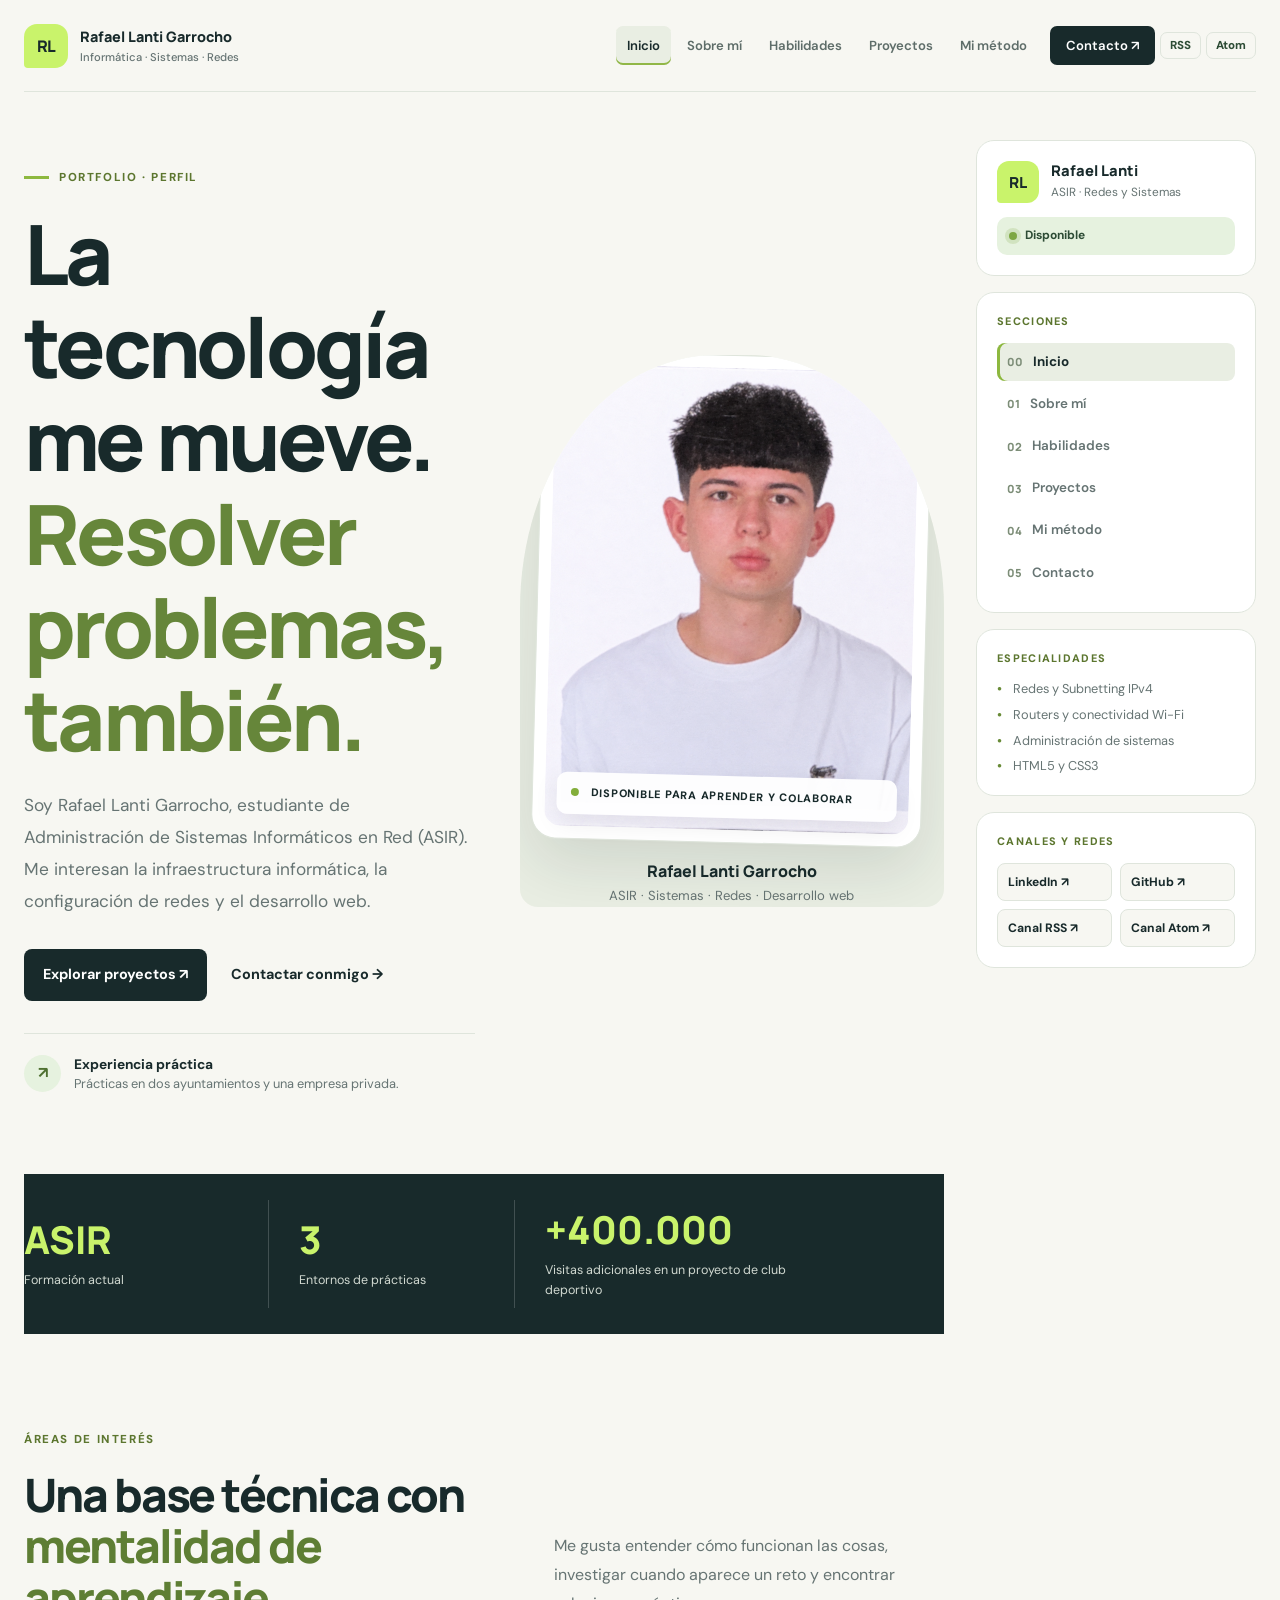
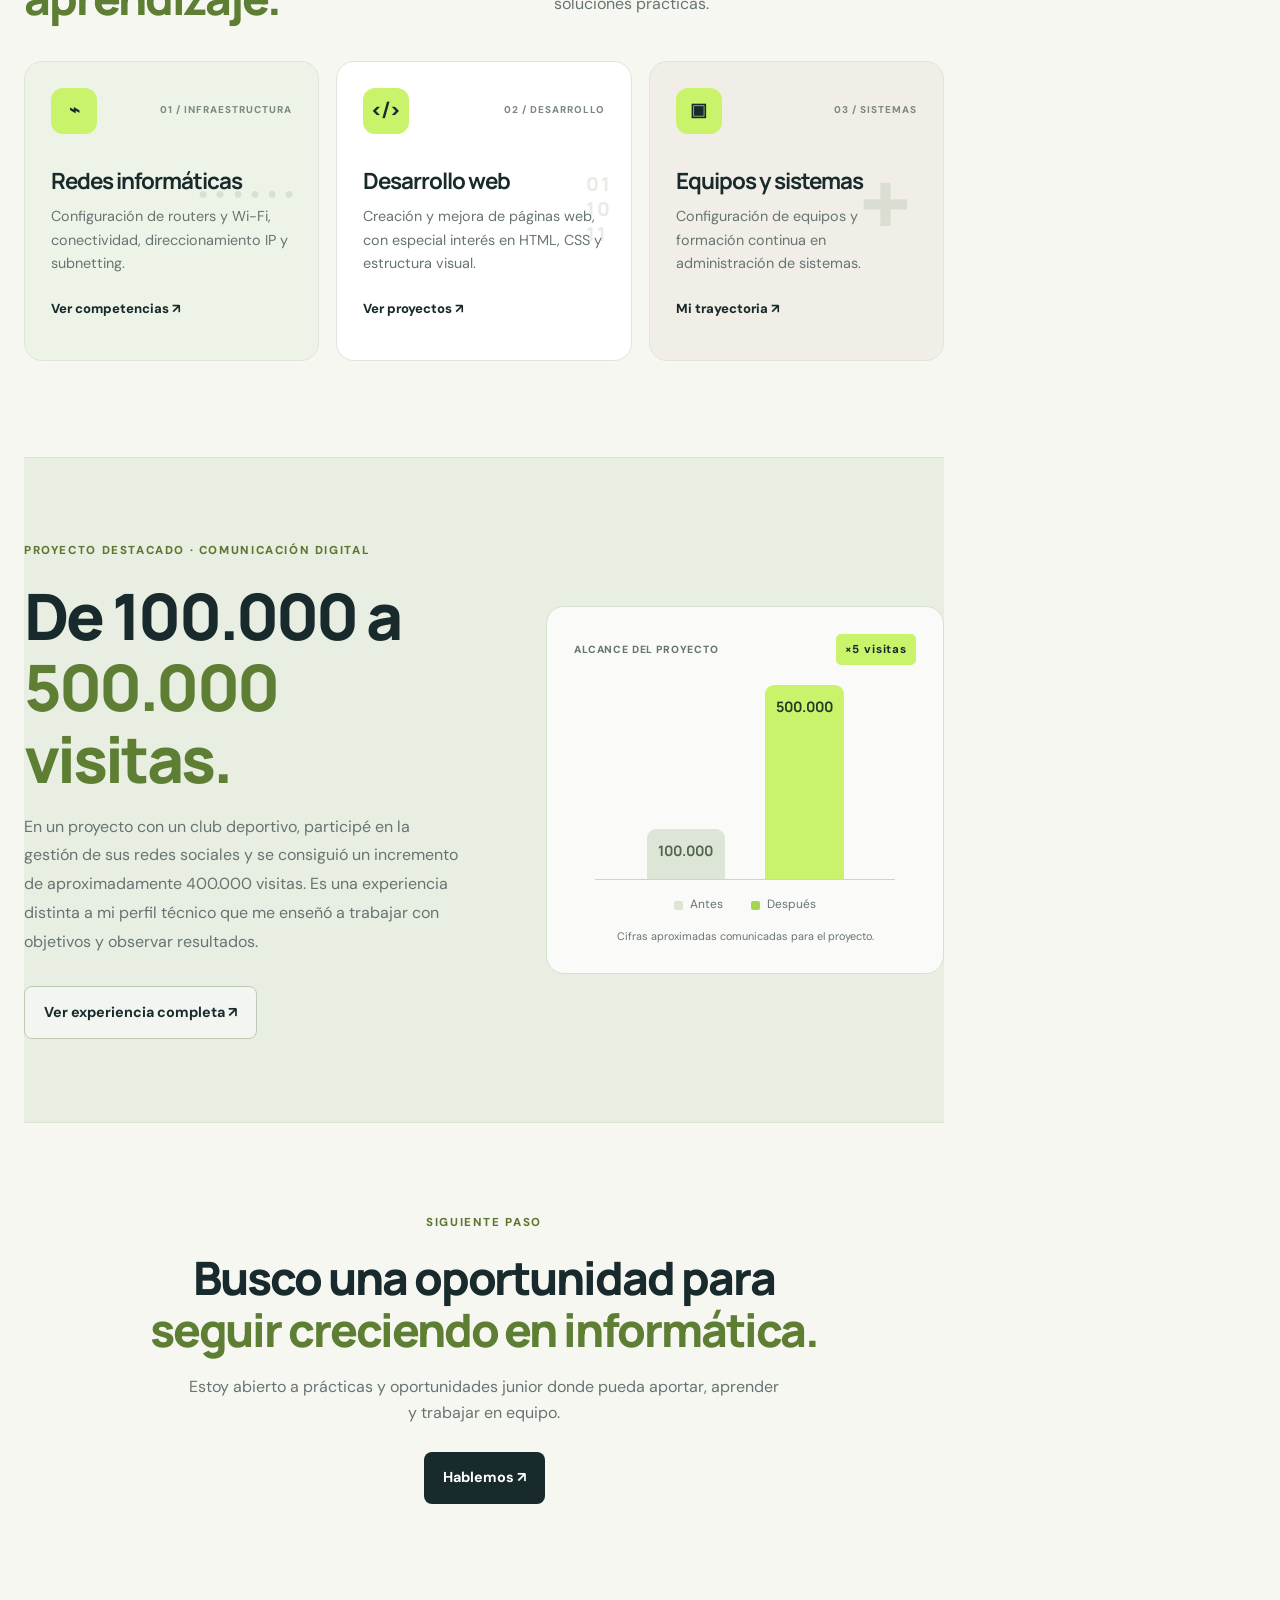
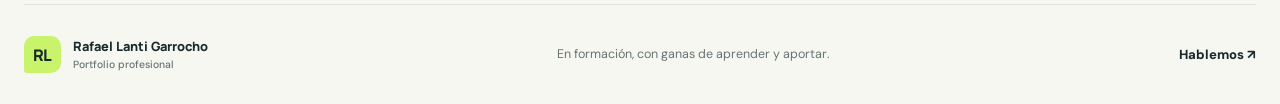
<file: index.html>
<!doctype html>
<html lang="es">
  <head>
    <meta charset="UTF-8" />
    <meta name="viewport" content="width=device-width, initial-scale=1.0" />
    <meta
      name="description"
      content="Portfolio de Rafael Lanti Garrocho, estudiante de ASIR interesado en sistemas, redes informáticas y desarrollo web." />
    <title>Inicio | Rafael Lanti Garrocho</title>
    <link rel="stylesheet" href="css/styles.css" />
    <link rel="stylesheet" href="css/index.css" />
    <link rel="alternate" type="application/rss+xml" title="RSS - Portfolio de Rafael Lanti Garrocho" href="rss.xml" />
    <link rel="alternate" type="application/atom+xml" title="Atom - Portfolio de Rafael Lanti Garrocho" href="atom.xml" />
    
  </head>
  <body>
    <header class="cabecera-sitio">
      <a class="marca" href="index.html"
        ><span class="simbolo-marca">RL</span
        ><span class="nombre-marca">Rafael Lanti Garrocho<small>Informática · Sistemas · Redes</small></span></a
      >
      <nav class="navegacion" aria-label="Navegación principal">
        <a href="index.html" class="activo">Inicio</a><a href="sobre-mi.html" class="">Sobre mí</a
        ><a href="habilidades.html" class="">Habilidades</a><a href="proyectos.html" class="">Proyectos</a
        ><a href="proceso.html" class="">Mi método</a><a class="contacto-navegacion" href="contacto.html">Contacto ↗</a>
        <a class="enlace-canales" href="rss.xml" type="application/rss+xml" aria-label="Abrir RSS">RSS</a>
        <a class="enlace-canales" href="atom.xml" type="application/atom+xml" aria-label="Abrir Atom">Atom</a>
      </nav>
    </header>
    <div class="estructura-pagina">
        <main class="contenido-principal">
      <section class="portada contenedor">
        <div class="texto-portada">
          <p class="antetitulo"><i></i> PORTFOLIO · PERFIL </p>
          <h1>La tecnología me mueve.<br /><span>Resolver problemas, también.</span></h1>
          <p class="introduccion-portada">
            Soy Rafael Lanti Garrocho, estudiante de Administración de Sistemas Informáticos en Red (ASIR). Me interesan
            la infraestructura informática, la configuración de redes y el desarrollo web.
          </p>
          <div class="botones-portada">
            <a class="boton boton-oscuro" href="proyectos.html">Explorar proyectos ↗</a
            ><a class="enlace-texto" href="contacto.html">Contactar conmigo →</a>
          </div>
          <div class="prueba-portada">
            <span class="icono-prueba">↗</span>
            <p><strong>Experiencia práctica</strong><br />Prácticas en dos ayuntamientos y una empresa privada.</p>
          </div>
        </div>
        <div class="visual-portada retrato-portada">
          <div class="marco-retrato">
            
            <!-- Sustituye la ruta por el nombre de tu foto. Guarda la imagen en la carpeta images. -->
            <img class="foto-perfil" src="imagenes/imagen-mia.png" alt="Fotografía de Rafael Lanti Garrocho" />
            <div class="pie-retrato"><span class="punto-retrato"></span> DISPONIBLE PARA APRENDER Y COLABORAR</div>
          </div>
          <div class="nota-retrato">
            <strong>Rafael Lanti Garrocho</strong><span>ASIR · Sistemas · Redes · Desarrollo web</span>
          </div>
        </div>
      </section>
      <section class="franja-estadisticas">
        <div class="contenedor rejilla-estadisticas">
          <div class="dato-estadistico"><strong>ASIR</strong><span>Formación actual</span></div>
          <div class="dato-estadistico"><strong>3</strong><span>Entornos de prácticas</span></div>
          <div class="dato-estadistico">
            <strong>+400.000</strong><span>Visitas adicionales en un proyecto de club deportivo</span>
          </div>
        </div>
      </section>
      <section class="seccion contenedor">
        <div class="introduccion-seccion">
          <div>
            <p class="antetitulo">ÁREAS DE INTERÉS</p>
            <h2>Una base técnica con<br /><span>mentalidad de aprendizaje.</span></h2>
          </div>
          <p>
            Me gusta entender cómo funcionan las cosas, investigar cuando aparece un reto y encontrar soluciones
            prácticas.
          </p>
        </div>
        <div class="rejilla-areas">
          <article class="tarjeta-area area-redes">
            <div class="cabecera-area"><span class="icono-area">⌁</span><small>01 / INFRAESTRUCTURA</small></div>
            <h3>Redes informáticas</h3>
            <p>Configuración de routers y Wi-Fi, conectividad, direccionamiento IP y subnetting.</p>
            <a href="habilidades.html">Ver competencias ↗</a><span class="decoracion-tarjeta">······</span>
          </article>
          <article class="tarjeta-area area-desarrollo-web">
            <div class="cabecera-area"><span class="icono-area">&lt;/&gt;</span><small>02 / DESARROLLO</small></div>
            <h3>Desarrollo web</h3>
            <p>Creación y mejora de páginas web, con especial interés en HTML, CSS y estructura visual.</p>
            <a href="proyectos.html">Ver proyectos ↗</a
            ><span class="decoracion-tarjeta decoracion-web">01<br />10<br />11</span>
          </article>
          <article class="tarjeta-area area-sistemas">
            <div class="cabecera-area"><span class="icono-area">▣</span><small>03 / SISTEMAS</small></div>
            <h3>Equipos y sistemas</h3>
            <p>Configuración de equipos y formación continua en administración de sistemas.</p>
            <a href="sobre-mi.html">Mi trayectoria ↗</a><span class="decoracion-tarjeta decoracion-sistemas">+</span>
          </article>
        </div>
      </section>
      <section class="proyecto-destacado">
        <div class="contenedor distribucion-destacado">
          <div>
            <p class="antetitulo">PROYECTO DESTACADO · COMUNICACIÓN DIGITAL</p>
            <h2>De 100.000 a<br /><span>500.000 visitas.</span></h2>
            <p>
              En un proyecto con un club deportivo, participé en la gestión de sus redes sociales y se consiguió un
              incremento de aproximadamente 400.000 visitas. Es una experiencia distinta a mi perfil técnico que me
              enseñó a trabajar con objetivos y observar resultados.
            </p>
            <a class="boton boton-contorno" href="proyectos.html">Ver experiencia completa ↗</a>
          </div>
          <div class="visual-destacado">
            <div class="cabecera-grafico"><span>ALCANCE DEL PROYECTO</span><b>×5 visitas</b></div>
            <div class="grafico">
              <div class="barra-grafico barra-antes"><strong>100.000</strong></div>
              <div class="barra-grafico barra-despues"><strong>500.000</strong></div>
              <i></i>
            </div>
            <div class="leyenda-grafico">
              <span><i></i> Antes</span><span><i></i> Después</span>
            </div>
            <p class="nota-grafico">Cifras aproximadas comunicadas para el proyecto.</p>
          </div>
        </div>
      </section>
      <section class="seccion contenedor llamada-final">
        <p class="antetitulo">SIGUIENTE PASO</p>
        <h2>Busco una oportunidad para<br /><span>seguir creciendo en informática.</span></h2>
        <p>Estoy abierto a prácticas y oportunidades junior donde pueda aportar, aprender y trabajar en equipo.</p>
        <a class="boton boton-oscuro" href="contacto.html">Hablemos ↗</a>
      </section>
            </main>
        <aside class="barra-lateral" aria-label="Barra lateral de acceso rápido">
            <div class="tarjeta-lateral">
                <div class="perfil-lateral">
                    <span class="avatar-lateral">RL</span>
                    <div class="datos-lateral">
                        <strong>Rafael Lanti</strong>
                        <small>ASIR · Redes y Sistemas</small>
                    </div>
                </div>
                <div class="estado-lateral">
                    <span class="punto-estado"></span>
                    <span>Disponible</span>
                </div>
            </div>

            <div class="tarjeta-lateral">
                <p class="titulo-lateral">SECCIONES</p>
                <nav class="menu-lateral" aria-label="Menú lateral">
                    <a href="index.html" class="activo-lateral"><span>00</span> Inicio</a>
                    <a href="sobre-mi.html"><span>01</span> Sobre mí</a>
                    <a href="habilidades.html"><span>02</span> Habilidades</a>
                    <a href="proyectos.html"><span>03</span> Proyectos</a>
                    <a href="proceso.html"><span>04</span> Mi método</a>
                    <a href="contacto.html"><span>05</span> Contacto</a>
                </nav>
            </div>

            <div class="tarjeta-lateral">
                <p class="titulo-lateral">ESPECIALIDADES</p>
                <ul class="lista-lateral">
                    <li>Redes y Subnetting IPv4</li>
                    <li>Routers y conectividad Wi-Fi</li>
                    <li>Administración de sistemas</li>
                    <li>HTML5 y CSS3</li>
                </ul>
            </div>

            <div class="tarjeta-lateral">
                <p class="titulo-lateral">CANALES Y REDES</p>
                <div class="enlaces-lateral">
                    <a href="https://www.linkedin.com/in/rafael-lanti-garrocho-1a99183ab?utm_source=share_via&utm_content=profile&utm_medium=member_ios" target="_blank" rel="noopener noreferrer">LinkedIn ↗</a>
                    <a href="https://github.com/" target="_blank" rel="noopener noreferrer">GitHub ↗</a>
                    <a href="rss.xml">Canal RSS ↗</a>
                    <a href="atom.xml">Canal Atom ↗</a>
                </div>
            </div>
        </aside>
    </div>
    <footer class="pie-sitio">
      <a class="marca" href="index.html"
        ><span class="simbolo-marca">RL</span
        ><span class="nombre-marca">Rafael Lanti Garrocho<small>Portfolio profesional</small></span></a
      >
      <p>En formación, con ganas de aprender y aportar.</p>
      <a href="contacto.html">Hablemos ↗</a>
    </footer>
  </body>
</html>
</file>
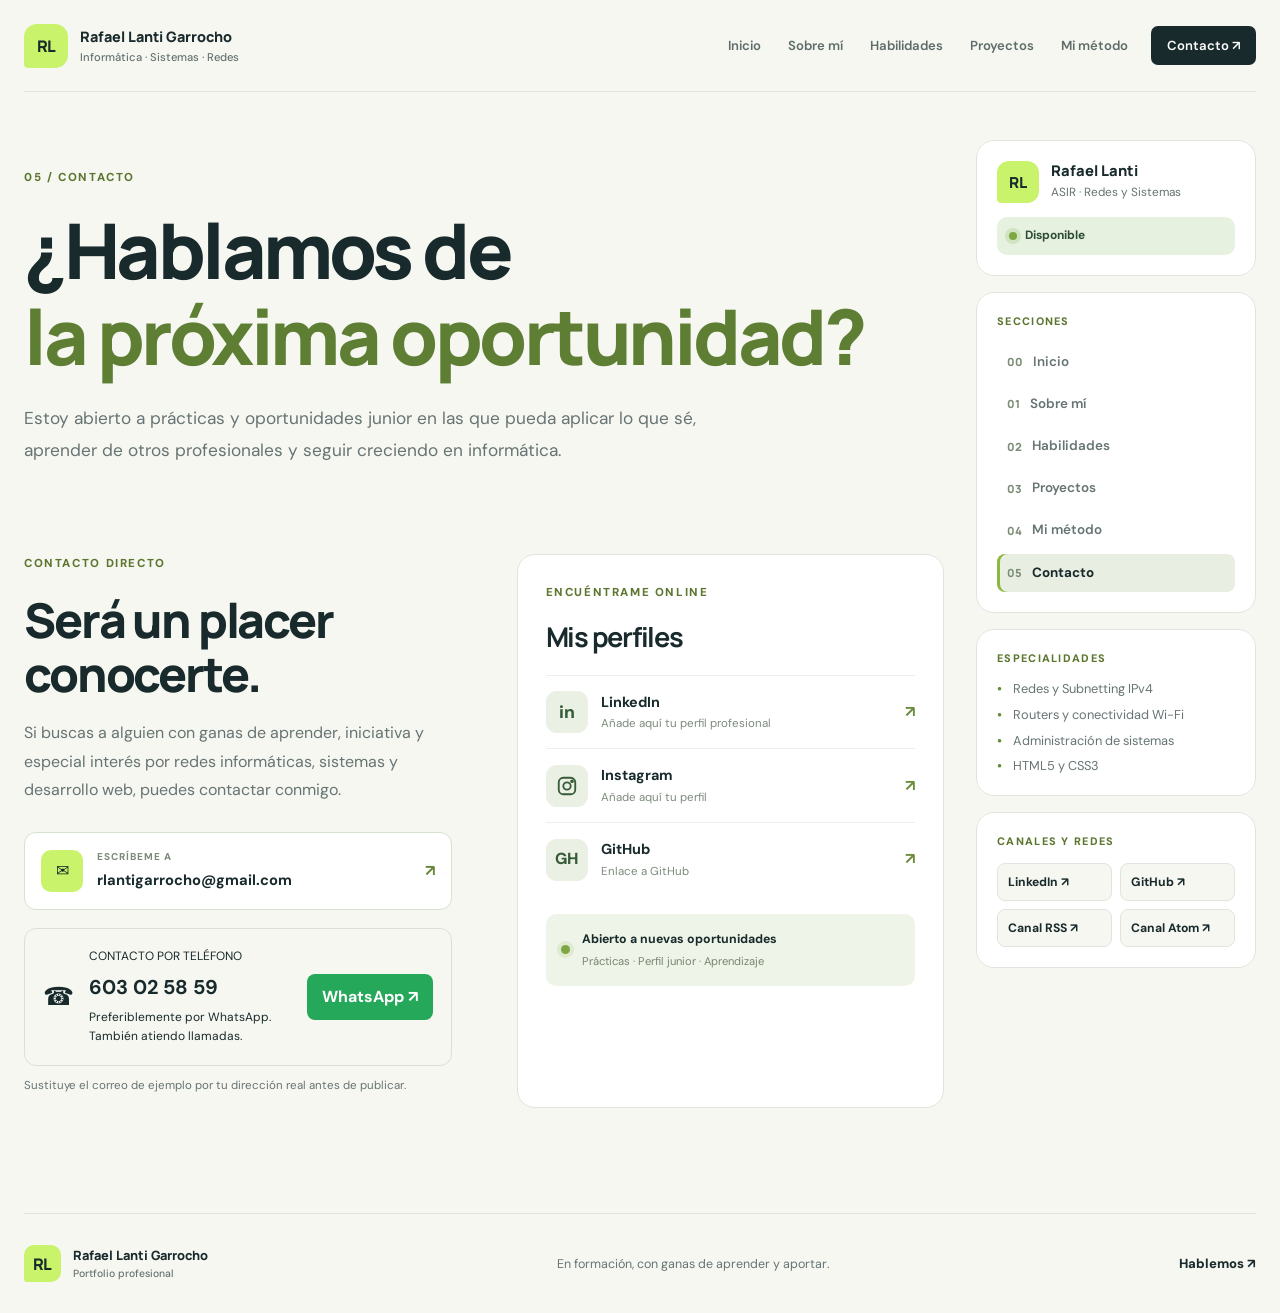
<file: contacto.html>
<!doctype html>
<html lang="es">
    <head>
        <meta charset="UTF-8" />
        <meta name="viewport" content="width=device-width, initial-scale=1.0" />
        <meta
            name="description"
            content="Contacta con Rafael Lanti Garrocho para oportunidades junior, prácticas y colaboraciones." />
        <title>Contacto | Rafael Lanti Garrocho</title>
        <link rel="stylesheet" href="css/styles.css" />
    <link rel="stylesheet" href="css/contacto.css" />
        
    </head>
    <body>
        <header class="cabecera-sitio">
            <a class="marca" href="index.html"
                ><span class="simbolo-marca">RL</span
                ><span class="nombre-marca">Rafael Lanti Garrocho<small>Informática · Sistemas · Redes</small></span></a
            >
            <nav class="navegacion" aria-label="Navegación principal">
                <a href="index.html" class="">Inicio</a><a href="sobre-mi.html" class="">Sobre mí</a
                ><a href="habilidades.html" class="">Habilidades</a><a href="proyectos.html" class="">Proyectos</a
                ><a href="proceso.html" class="">Mi método</a
                ><a class="contacto-navegacion" href="contacto.html">Contacto ↗</a>
            </nav>
        </header>
        <div class="estructura-pagina">
        <main class="contenido-principal">
            <section class="portada-interior contenedor">
                <p class="antetitulo">05 / CONTACTO</p>
                <h1>¿Hablamos de<br /><span>la próxima oportunidad?</span></h1>
                <p class="introduccion-interior">
                    Estoy abierto a prácticas y oportunidades junior en las que pueda aplicar lo que sé, aprender de
                    otros profesionales y seguir creciendo en informática.
                </p>
            </section>
            <section class="seccion contenedor distribucion-contacto">
                <div class="contenido-contacto">
                    <p class="antetitulo">CONTACTO DIRECTO</p>
                    <h2>Será un placer<br />conocerte.</h2>
                    <p>
                        Si buscas a alguien con ganas de aprender, iniciativa y especial interés por redes informáticas,
                        sistemas y desarrollo web, puedes contactar conmigo.
                    </p>
                    <a class="boton-correo" href="mailto:TU_CORREO@ejemplo.com"
                        ><span class="icono-correo">✉</span
                        ><span><small>ESCRÍBEME A</small><strong>rlantigarrocho@gmail.com</strong></span
                        ><b>↗</b></a
                    >
                    <div class="contacto-telefono">
                        <span class="icono-telefono">☎</span>
                        <span class="datos-telefono">
                            <small>CONTACTO POR TELÉFONO</small>
                            <strong>603 02 58 59</strong>
                            <small>Preferiblemente por WhatsApp. También atiendo llamadas.</small>
                        </span>
                        <a class="boton-whatsapp" href="https://wa.me/34603025859" target="_blank" rel="noopener noreferrer">WhatsApp ↗</a>
                    </div>
                    <p class="nota-sustitucion">Sustituye el correo de ejemplo por tu dirección real antes de publicar.</p>
                </div>
                <div class="panel-social">
                    <p class="antetitulo">ENCUÉNTRAME ONLINE</p>
                    <h3>Mis perfiles</h3>
                    <!-- Reemplaza los href de LinkedIn e Instagram con las URL reales. -->
                    <a
                        class="fila-social"
                        href="https://www.linkedin.com/in/rafael-lanti-garrocho-1a99183ab?utm_source=share_via&utm_content=profile&utm_medium=member_ios"
                        target="_blank"
                        rel="noopener noreferrer"
                        ><span class="logo-social logo-linkedin">in</span
                        ><span><strong>LinkedIn</strong><small>Añade aquí tu perfil profesional</small></span
                        ><b>↗</b></a
                    >
                    <a
                        class="fila-social"
                        href="https://www.instagram.com/_rafa_07_?rpxt=ZnczYmphZ2oycDF4&utm_source=qr"
                        target="_blank"
                        rel="noopener noreferrer"
                        ><span class="logo-social logo-instagram"
                            ><svg viewBox="0 0 24 24" aria-hidden="true">
                                <rect x="3" y="3" width="18" height="18" rx="5"></rect>
                                <circle cx="12" cy="12" r="4"></circle>
                                <circle cx="17.5" cy="6.8" r="1"></circle></svg></span
                        ><span><strong>Instagram</strong><small>Añade aquí tu perfil</small></span
                        ><b>↗</b></a
                    >
                    <a class="fila-social" href="https://github.com/" target="_blank" rel="noopener noreferrer"
                        ><span class="logo-social">GH</span
                        ><span><strong>GitHub</strong><small>Enlace a GitHub</small></span
                        ><b>↗</b></a
                    >
                    <div class="caja-disponibilidad">
                        <i></i
                        ><span
                            ><strong>Abierto a nuevas oportunidades</strong
                            ><small>Prácticas · Perfil junior · Aprendizaje</small></span
                        >
                    </div>
                </div>
            </section>
                </main>
        <aside class="barra-lateral" aria-label="Barra lateral de acceso rápido">
            <div class="tarjeta-lateral">
                <div class="perfil-lateral">
                    <span class="avatar-lateral">RL</span>
                    <div class="datos-lateral">
                        <strong>Rafael Lanti</strong>
                        <small>ASIR · Redes y Sistemas</small>
                    </div>
                </div>
                <div class="estado-lateral">
                    <span class="punto-estado"></span>
                    <span>Disponible</span>
                </div>
            </div>

            <div class="tarjeta-lateral">
                <p class="titulo-lateral">SECCIONES</p>
                <nav class="menu-lateral" aria-label="Menú lateral">
                    <a href="index.html"><span>00</span> Inicio</a>
                    <a href="sobre-mi.html"><span>01</span> Sobre mí</a>
                    <a href="habilidades.html"><span>02</span> Habilidades</a>
                    <a href="proyectos.html"><span>03</span> Proyectos</a>
                    <a href="proceso.html"><span>04</span> Mi método</a>
                    <a href="contacto.html" class="activo-lateral"><span>05</span> Contacto</a>
                </nav>
            </div>

            <div class="tarjeta-lateral">
                <p class="titulo-lateral">ESPECIALIDADES</p>
                <ul class="lista-lateral">
                    <li>Redes y Subnetting IPv4</li>
                    <li>Routers y conectividad Wi-Fi</li>
                    <li>Administración de sistemas</li>
                    <li>HTML5 y CSS3</li>
                </ul>
            </div>

            <div class="tarjeta-lateral">
                <p class="titulo-lateral">CANALES Y REDES</p>
                <div class="enlaces-lateral">
                    <a href="https://www.linkedin.com/in/rafael-lanti-garrocho-1a99183ab?utm_source=share_via&utm_content=profile&utm_medium=member_ios" target="_blank" rel="noopener noreferrer">LinkedIn ↗</a>
                    <a href="https://github.com/" target="_blank" rel="noopener noreferrer">GitHub ↗</a>
                    <a href="rss.xml">Canal RSS ↗</a>
                    <a href="atom.xml">Canal Atom ↗</a>
                </div>
            </div>
        </aside>
    </div>
        <footer class="pie-sitio">
            <a class="marca" href="index.html"
                ><span class="simbolo-marca">RL</span
                ><span class="nombre-marca">Rafael Lanti Garrocho<small>Portfolio profesional</small></span></a
            >
            <p>En formación, con ganas de aprender y aportar.</p>
            <a href="contacto.html">Hablemos ↗</a>
        </footer>
    </body>
</html>
</file>
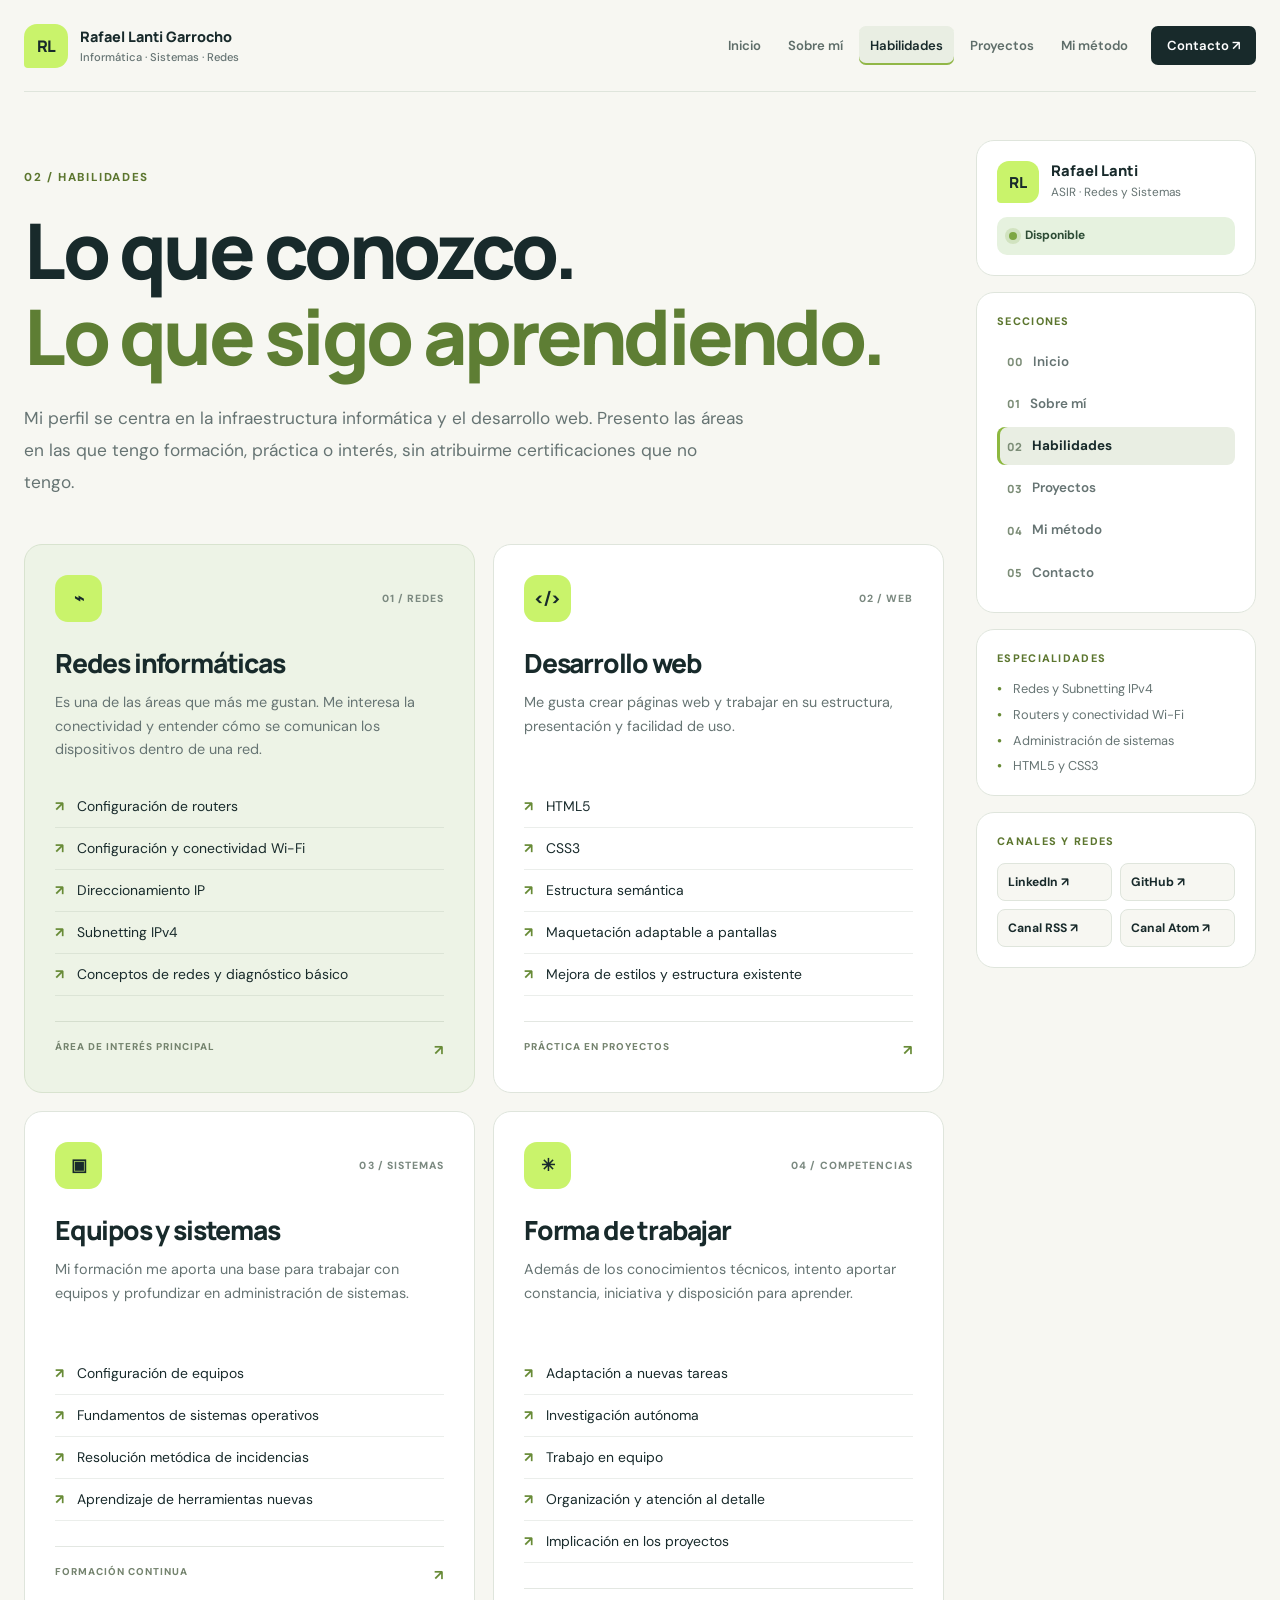
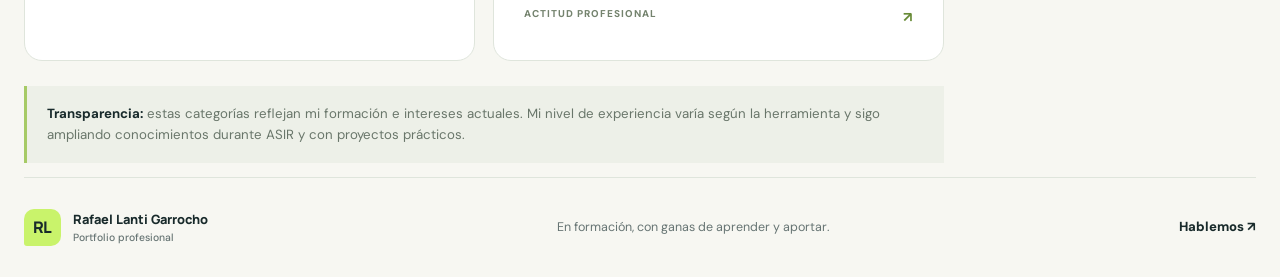
<file: habilidades.html>
<!doctype html>
<html lang="es">
    <head>
        <meta charset="UTF-8" />
        <meta name="viewport" content="width=device-width, initial-scale=1.0" />
        <meta
            name="description"
            content="Competencias en redes informáticas, sistemas y desarrollo web de Rafael Lanti Garrocho." />
        <title>Habilidades | Rafael Lanti Garrocho</title>
        <link rel="stylesheet" href="css/styles.css" />
    <link rel="stylesheet" href="css/habilidades.css" />
        
    </head>
    <body>
        <header class="cabecera-sitio">
            <a class="marca" href="index.html"
                ><span class="simbolo-marca">RL</span
                ><span class="nombre-marca">Rafael Lanti Garrocho<small>Informática · Sistemas · Redes</small></span></a
            >
            <nav class="navegacion" aria-label="Navegación principal">
                <a href="index.html" class="">Inicio</a><a href="sobre-mi.html" class="">Sobre mí</a
                ><a href="habilidades.html" class="activo">Habilidades</a><a href="proyectos.html" class="">Proyectos</a
                ><a href="proceso.html" class="">Mi método</a
                ><a class="contacto-navegacion" href="contacto.html">Contacto ↗</a>
            </nav>
        </header>
        <div class="estructura-pagina">
        <main class="contenido-principal">
            <section class="portada-interior contenedor">
                <p class="antetitulo">02 / HABILIDADES</p>
                <h1>Lo que conozco.<br /><span>Lo que sigo aprendiendo.</span></h1>
                <p class="introduccion-interior">
                    Mi perfil se centra en la infraestructura informática y el desarrollo web. Presento las áreas en las
                    que tengo formación, práctica o interés, sin atribuirme certificaciones que no tengo.
                </p>
            </section>
            <section class="seccion contenedor">
                <div class="rejilla-habilidades">
                    <article class="tarjeta-habilidad habilidad-destacada">
                        <div class="cabecera-habilidad"><span>⌁</span><small>01 / REDES</small></div>
                        <h2>Redes informáticas</h2>
                        <p>
                            Es una de las áreas que más me gustan. Me interesa la conectividad y entender cómo se
                            comunican los dispositivos dentro de una red.
                        </p>
                        <ul>
                            <li>Configuración de routers</li>
                            <li>Configuración y conectividad Wi-Fi</li>
                            <li>Direccionamiento IP</li>
                            <li>Subnetting IPv4</li>
                            <li>Conceptos de redes y diagnóstico básico</li>
                        </ul>
                        <div class="pie-habilidad">ÁREA DE INTERÉS PRINCIPAL <b>↗</b></div>
                    </article>
                    <article class="tarjeta-habilidad">
                        <div class="cabecera-habilidad"><span>&lt;/&gt;</span><small>02 / WEB</small></div>
                        <h2>Desarrollo web</h2>
                        <p>Me gusta crear páginas web y trabajar en su estructura, presentación y facilidad de uso.</p>
                        <ul>
                            <li>HTML5</li>
                            <li>CSS3</li>
                            <li>Estructura semántica</li>
                            <li>Maquetación adaptable a pantallas</li>
                            <li>Mejora de estilos y estructura existente</li>
                        </ul>
                        <div class="pie-habilidad">PRÁCTICA EN PROYECTOS <b>↗</b></div>
                    </article>
                    <article class="tarjeta-habilidad">
                        <div class="cabecera-habilidad"><span>▣</span><small>03 / SISTEMAS</small></div>
                        <h2>Equipos y sistemas</h2>
                        <p>
                            Mi formación me aporta una base para trabajar con equipos y profundizar en administración de
                            sistemas.
                        </p>
                        <ul>
                            <li>Configuración de equipos</li>
                            <li>Fundamentos de sistemas operativos</li>
                            <li>Resolución metódica de incidencias</li>
                            <li>Aprendizaje de herramientas nuevas</li>
                        </ul>
                        <div class="pie-habilidad">FORMACIÓN CONTINUA <b>↗</b></div>
                    </article>
                    <article class="tarjeta-habilidad">
                        <div class="cabecera-habilidad"><span>✳</span><small>04 / COMPETENCIAS</small></div>
                        <h2>Forma de trabajar</h2>
                        <p>
                            Además de los conocimientos técnicos, intento aportar constancia, iniciativa y disposición
                            para aprender.
                        </p>
                        <ul>
                            <li>Adaptación a nuevas tareas</li>
                            <li>Investigación autónoma</li>
                            <li>Trabajo en equipo</li>
                            <li>Organización y atención al detalle</li>
                            <li>Implicación en los proyectos</li>
                        </ul>
                        <div class="pie-habilidad">ACTITUD PROFESIONAL <b>↗</b></div>
                    </article>
                </div>
                <p class="aviso">
                    <strong>Transparencia:</strong> estas categorías reflejan mi formación e intereses actuales. Mi
                    nivel de experiencia varía según la herramienta y sigo ampliando conocimientos durante ASIR y con
                    proyectos prácticos.
                </p>
            </section>
                </main>
        <aside class="barra-lateral" aria-label="Barra lateral de acceso rápido">
            <div class="tarjeta-lateral">
                <div class="perfil-lateral">
                    <span class="avatar-lateral">RL</span>
                    <div class="datos-lateral">
                        <strong>Rafael Lanti</strong>
                        <small>ASIR · Redes y Sistemas</small>
                    </div>
                </div>
                <div class="estado-lateral">
                    <span class="punto-estado"></span>
                    <span>Disponible</span>
                </div>
            </div>

            <div class="tarjeta-lateral">
                <p class="titulo-lateral">SECCIONES</p>
                <nav class="menu-lateral" aria-label="Menú lateral">
                    <a href="index.html"><span>00</span> Inicio</a>
                    <a href="sobre-mi.html"><span>01</span> Sobre mí</a>
                    <a href="habilidades.html" class="activo-lateral"><span>02</span> Habilidades</a>
                    <a href="proyectos.html"><span>03</span> Proyectos</a>
                    <a href="proceso.html"><span>04</span> Mi método</a>
                    <a href="contacto.html"><span>05</span> Contacto</a>
                </nav>
            </div>

            <div class="tarjeta-lateral">
                <p class="titulo-lateral">ESPECIALIDADES</p>
                <ul class="lista-lateral">
                    <li>Redes y Subnetting IPv4</li>
                    <li>Routers y conectividad Wi-Fi</li>
                    <li>Administración de sistemas</li>
                    <li>HTML5 y CSS3</li>
                </ul>
            </div>

            <div class="tarjeta-lateral">
                <p class="titulo-lateral">CANALES Y REDES</p>
                <div class="enlaces-lateral">
                    <a href="https://www.linkedin.com/in/rafael-lanti-garrocho-1a99183ab?utm_source=share_via&utm_content=profile&utm_medium=member_ios" target="_blank" rel="noopener noreferrer">LinkedIn ↗</a>
                    <a href="https://github.com/" target="_blank" rel="noopener noreferrer">GitHub ↗</a>
                    <a href="rss.xml">Canal RSS ↗</a>
                    <a href="atom.xml">Canal Atom ↗</a>
                </div>
            </div>
        </aside>
    </div>
        <footer class="pie-sitio">
            <a class="marca" href="index.html"
                ><span class="simbolo-marca">RL</span
                ><span class="nombre-marca">Rafael Lanti Garrocho<small>Portfolio profesional</small></span></a
            >
            <p>En formación, con ganas de aprender y aportar.</p>
            <a href="contacto.html">Hablemos ↗</a>
        </footer>
    </body>
</html>
</file>
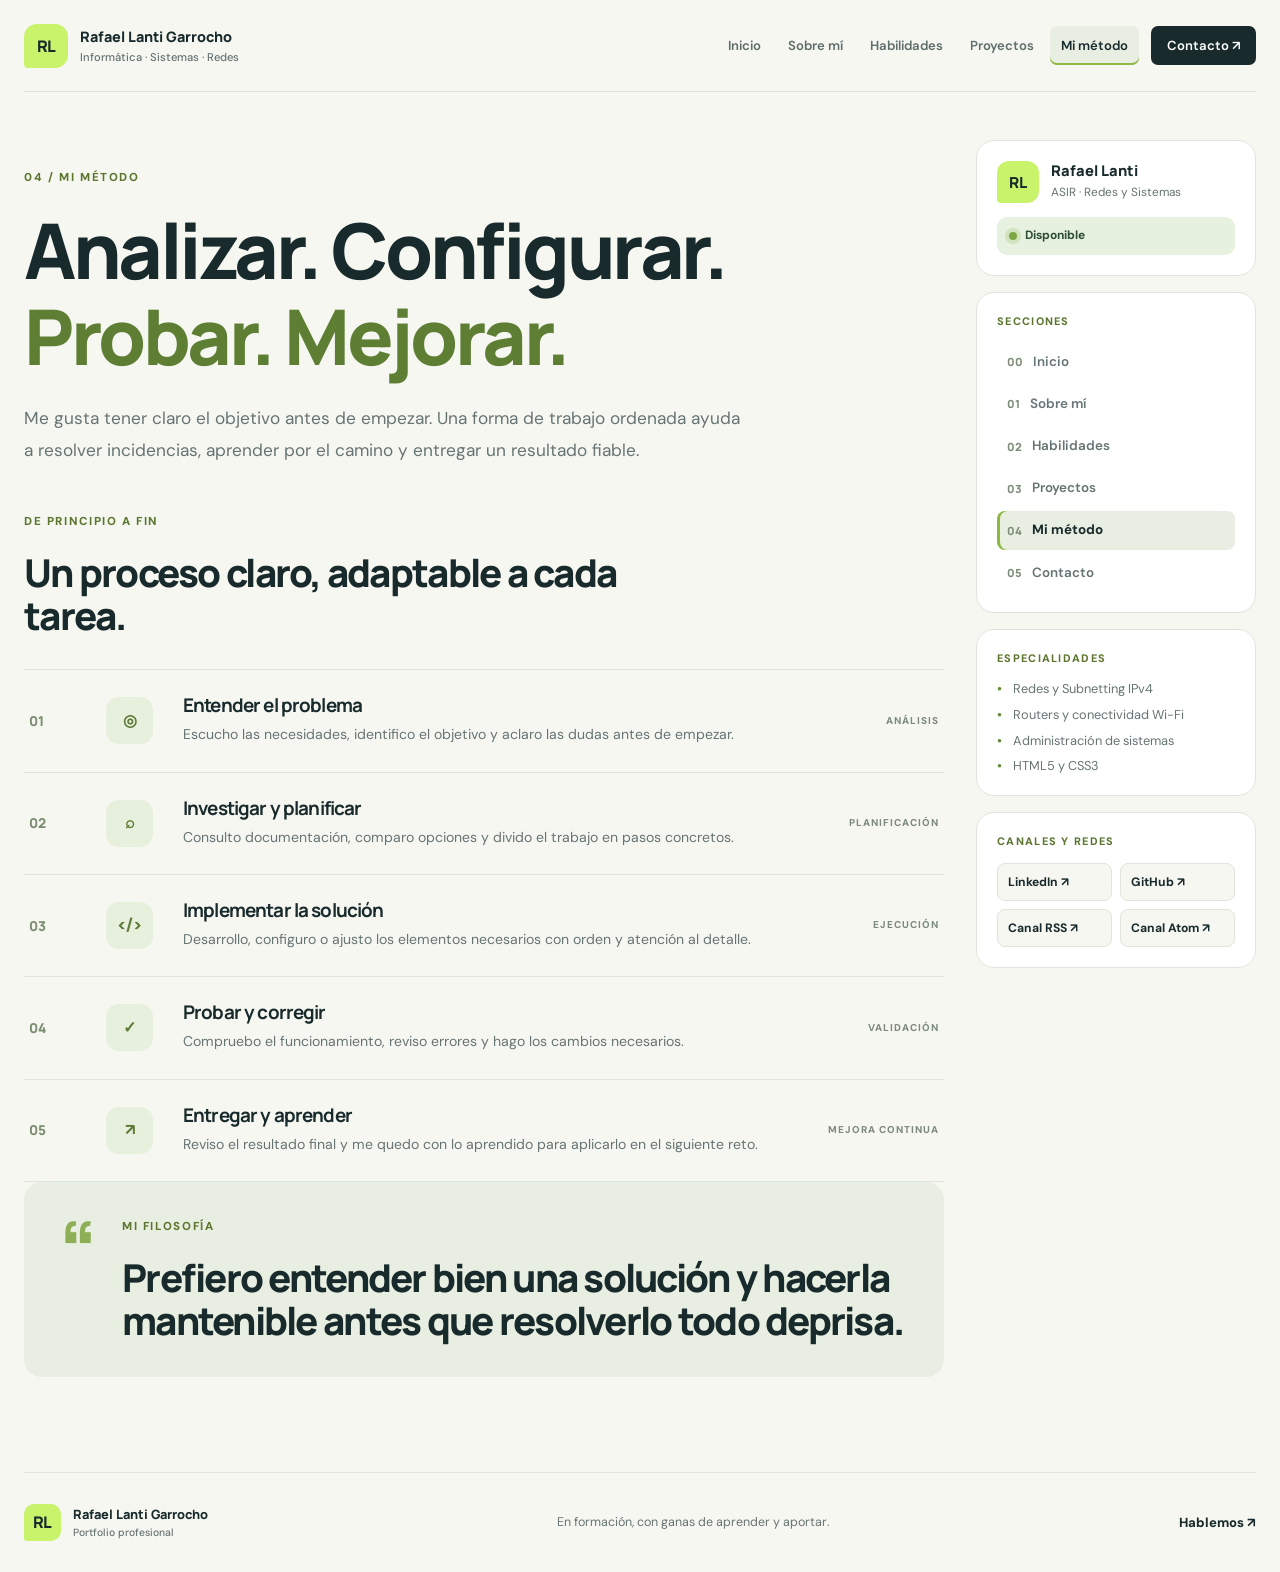
<file: proceso.html>
<!doctype html>
<html lang="es">
    <head>
        <meta charset="UTF-8" />
        <meta name="viewport" content="width=device-width, initial-scale=1.0" />
        <meta
            name="description"
            content="Metodología de trabajo de Rafael Lanti Garrocho para abordar proyectos informáticos." />
        <title>Mi método | Rafael Lanti Garrocho</title>
        <link rel="stylesheet" href="css/styles.css" />
    <link rel="stylesheet" href="css/proceso.css" />
        
    </head>
    <body>
        <header class="cabecera-sitio">
            <a class="marca" href="index.html"
                ><span class="simbolo-marca">RL</span
                ><span class="nombre-marca">Rafael Lanti Garrocho<small>Informática · Sistemas · Redes</small></span></a
            >
            <nav class="navegacion" aria-label="Navegación principal">
                <a href="index.html" class="">Inicio</a><a href="sobre-mi.html" class="">Sobre mí</a
                ><a href="habilidades.html" class="">Habilidades</a><a href="proyectos.html" class="">Proyectos</a
                ><a href="proceso.html" class="activo">Mi método</a
                ><a class="contacto-navegacion" href="contacto.html">Contacto ↗</a>
            </nav>
        </header>
        <div class="estructura-pagina">
        <main class="contenido-principal">
            <section class="portada-interior contenedor">
                <p class="antetitulo">04 / MI MÉTODO</p>
                <h1>Analizar. Configurar.<br /><span>Probar. Mejorar.</span></h1>
                <p class="introduccion-interior">
                    Me gusta tener claro el objetivo antes de empezar. Una forma de trabajo ordenada ayuda a resolver
                    incidencias, aprender por el camino y entregar un resultado fiable.
                </p>
            </section>
            <section class="seccion contenedor">
                <div class="introduccion-metodo">
                    <p class="antetitulo">DE PRINCIPIO A FIN</p>
                    <h2>Un proceso claro, adaptable a cada tarea.</h2>
                </div>
                <div class="pasos-metodo">
                    <article>
                        <span class="numero-paso">01</span><span class="simbolo-metodo">◎</span>
                        <div>
                            <h3>Entender el problema</h3>
                            <p>Escucho las necesidades, identifico el objetivo y aclaro las dudas antes de empezar.</p>
                        </div>
                        <small>ANÁLISIS</small>
                    </article>
                    <article>
                        <span class="numero-paso">02</span><span class="simbolo-metodo">⌕</span>
                        <div>
                            <h3>Investigar y planificar</h3>
                            <p>Consulto documentación, comparo opciones y divido el trabajo en pasos concretos.</p>
                        </div>
                        <small>PLANIFICACIÓN</small>
                    </article>
                    <article>
                        <span class="numero-paso">03</span><span class="simbolo-metodo">&lt;/&gt;</span>
                        <div>
                            <h3>Implementar la solución</h3>
                            <p>
                                Desarrollo, configuro o ajusto los elementos necesarios con orden y atención al detalle.
                            </p>
                        </div>
                        <small>EJECUCIÓN</small>
                    </article>
                    <article>
                        <span class="numero-paso">04</span><span class="simbolo-metodo">✓</span>
                        <div>
                            <h3>Probar y corregir</h3>
                            <p>Compruebo el funcionamiento, reviso errores y hago los cambios necesarios.</p>
                        </div>
                        <small>VALIDACIÓN</small>
                    </article>
                    <article>
                        <span class="numero-paso">05</span><span class="simbolo-metodo">↗</span>
                        <div>
                            <h3>Entregar y aprender</h3>
                            <p>
                                Reviso el resultado final y me quedo con lo aprendido para aplicarlo en el siguiente
                                reto.
                            </p>
                        </div>
                        <small>MEJORA CONTINUA</small>
                    </article>
                </div>
            </section>
            <section class="destacado-metodo contenedor">
                <span>“</span>
                <div>
                    <p class="antetitulo">MI FILOSOFÍA</p>
                    <h2>Prefiero entender bien una solución y hacerla mantenible antes que resolverlo todo deprisa.</h2>
                </div>
            </section>
                </main>
        <aside class="barra-lateral" aria-label="Barra lateral de acceso rápido">
            <div class="tarjeta-lateral">
                <div class="perfil-lateral">
                    <span class="avatar-lateral">RL</span>
                    <div class="datos-lateral">
                        <strong>Rafael Lanti</strong>
                        <small>ASIR · Redes y Sistemas</small>
                    </div>
                </div>
                <div class="estado-lateral">
                    <span class="punto-estado"></span>
                    <span>Disponible</span>
                </div>
            </div>

            <div class="tarjeta-lateral">
                <p class="titulo-lateral">SECCIONES</p>
                <nav class="menu-lateral" aria-label="Menú lateral">
                    <a href="index.html"><span>00</span> Inicio</a>
                    <a href="sobre-mi.html"><span>01</span> Sobre mí</a>
                    <a href="habilidades.html"><span>02</span> Habilidades</a>
                    <a href="proyectos.html"><span>03</span> Proyectos</a>
                    <a href="proceso.html" class="activo-lateral"><span>04</span> Mi método</a>
                    <a href="contacto.html"><span>05</span> Contacto</a>
                </nav>
            </div>

            <div class="tarjeta-lateral">
                <p class="titulo-lateral">ESPECIALIDADES</p>
                <ul class="lista-lateral">
                    <li>Redes y Subnetting IPv4</li>
                    <li>Routers y conectividad Wi-Fi</li>
                    <li>Administración de sistemas</li>
                    <li>HTML5 y CSS3</li>
                </ul>
            </div>

            <div class="tarjeta-lateral">
                <p class="titulo-lateral">CANALES Y REDES</p>
                <div class="enlaces-lateral">
                    <a href="https://www.linkedin.com/in/rafael-lanti-garrocho-1a99183ab?utm_source=share_via&utm_content=profile&utm_medium=member_ios" target="_blank" rel="noopener noreferrer">LinkedIn ↗</a>
                    <a href="https://github.com/" target="_blank" rel="noopener noreferrer">GitHub ↗</a>
                    <a href="rss.xml">Canal RSS ↗</a>
                    <a href="atom.xml">Canal Atom ↗</a>
                </div>
            </div>
        </aside>
    </div>
        <footer class="pie-sitio">
            <a class="marca" href="index.html"
                ><span class="simbolo-marca">RL</span
                ><span class="nombre-marca">Rafael Lanti Garrocho<small>Portfolio profesional</small></span></a
            >
            <p>En formación, con ganas de aprender y aportar.</p>
            <a href="contacto.html">Hablemos ↗</a>
        </footer>
    </body>
</html>
</file>
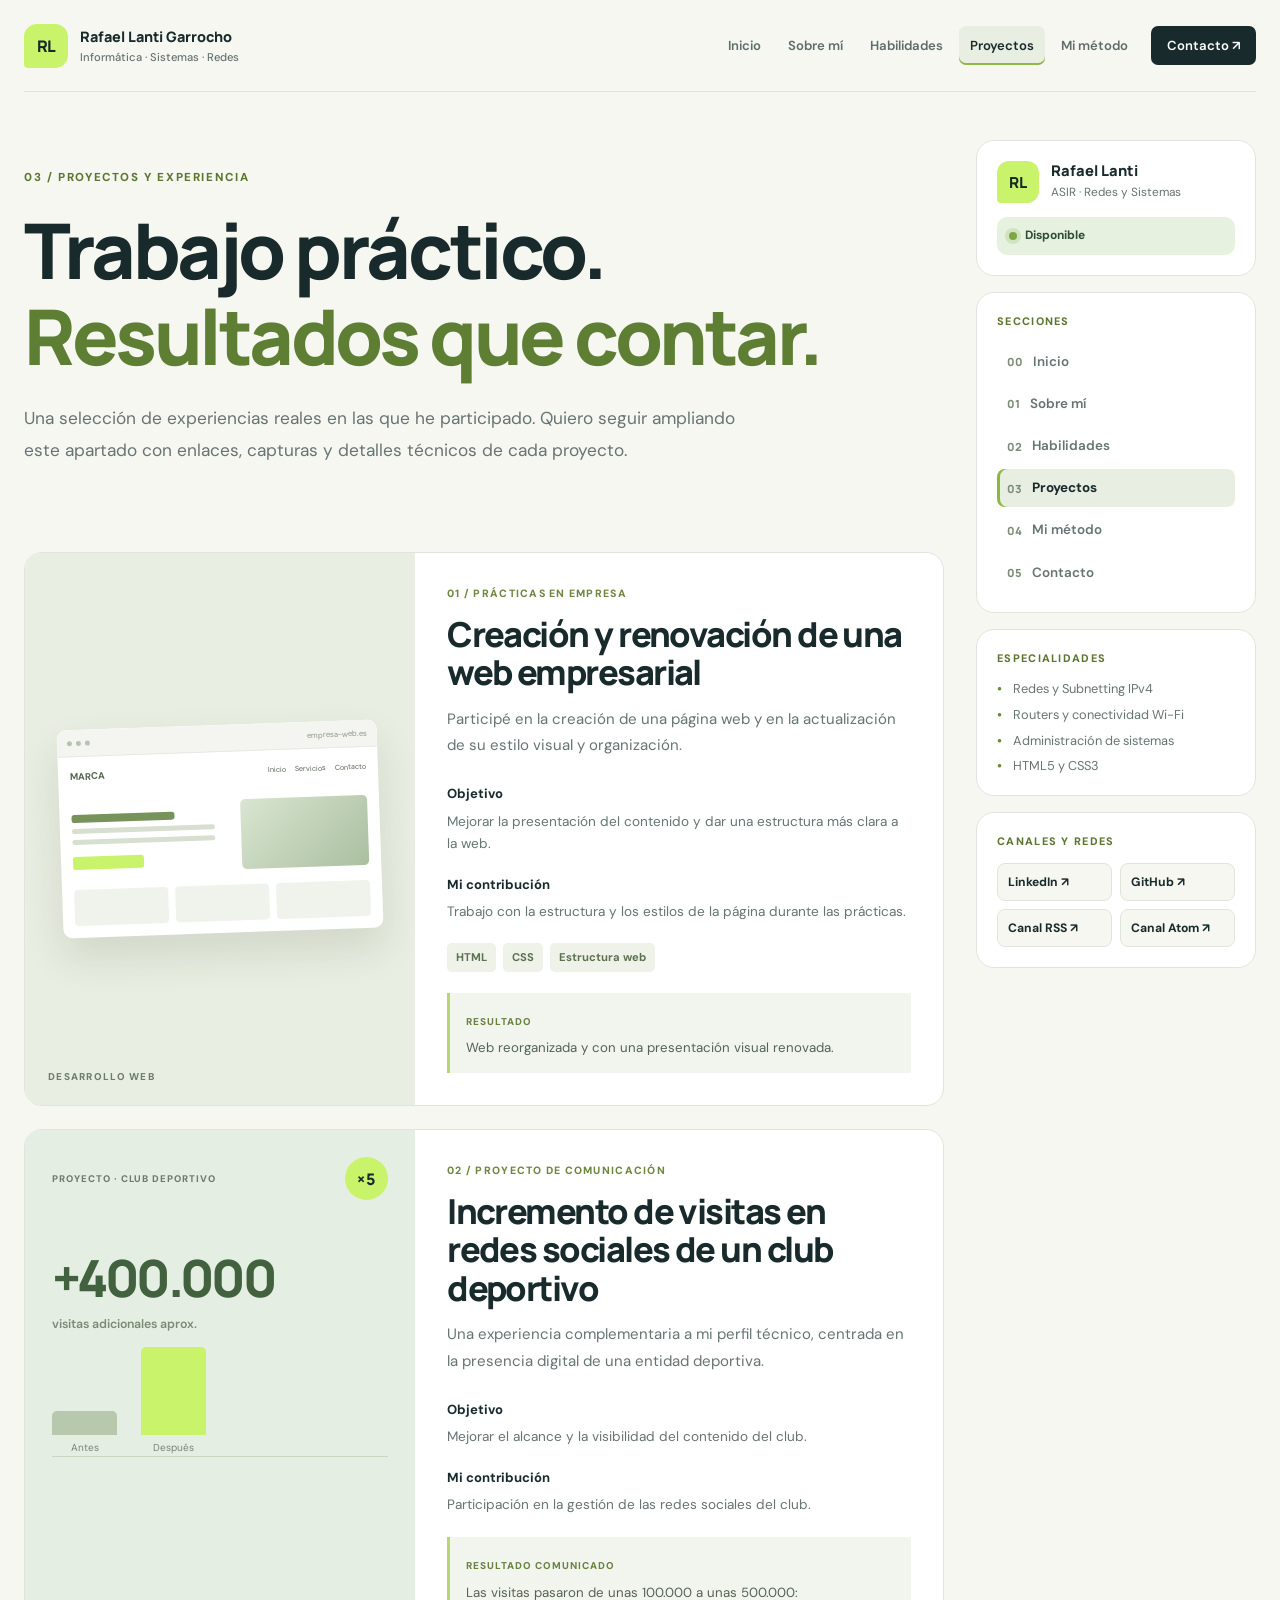
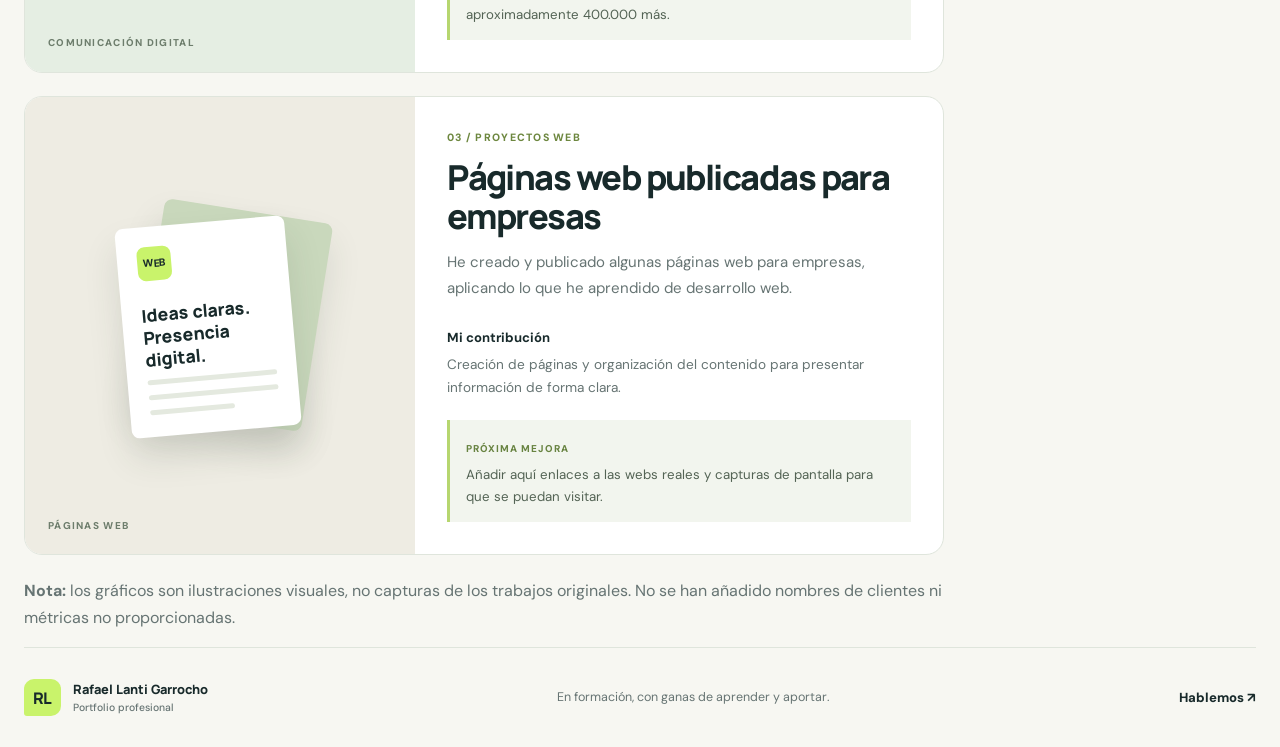
<file: proyectos.html>
<!doctype html>
<html lang="es">
    <head>
        <meta charset="UTF-8" />
        <meta name="viewport" content="width=device-width, initial-scale=1.0" />
        <meta
            name="description"
            content="Proyectos y experiencias prácticas de Rafael Lanti Garrocho en desarrollo web y comunicación digital." />
        <title>Proyectos | Rafael Lanti Garrocho</title>
        <link rel="stylesheet" href="css/styles.css" />
    <link rel="stylesheet" href="css/proyectos.css" />
        
    </head>
    <body>
        <header class="cabecera-sitio">
            <a class="marca" href="index.html"
                ><span class="simbolo-marca">RL</span
                ><span class="nombre-marca">Rafael Lanti Garrocho<small>Informática · Sistemas · Redes</small></span></a
            >
            <nav class="navegacion" aria-label="Navegación principal">
                <a href="index.html" class="">Inicio</a><a href="sobre-mi.html" class="">Sobre mí</a
                ><a href="habilidades.html" class="">Habilidades</a><a href="proyectos.html" class="activo">Proyectos</a
                ><a href="proceso.html" class="">Mi método</a
                ><a class="contacto-navegacion" href="contacto.html">Contacto ↗</a>
            </nav>
        </header>
        <div class="estructura-pagina">
        <main class="contenido-principal">
            <section class="portada-interior contenedor">
                <p class="antetitulo">03 / PROYECTOS Y EXPERIENCIA</p>
                <h1>Trabajo práctico.<br /><span>Resultados que contar.</span></h1>
                <p class="introduccion-interior">
                    Una selección de experiencias reales en las que he participado. Quiero seguir ampliando este
                    apartado con enlaces, capturas y detalles técnicos de cada proyecto.
                </p>
            </section>
            <section class="seccion contenedor lista-proyectos">
                <article class="proyecto">
                    <div class="ilustracion-proyecto ilustracion-web">
                        <div class="marco-navegador">
                            <div class="barra-superior-navegador"><i></i><i></i><i></i><span>empresa-web.es</span></div>
                            <div class="pagina-navegador">
                                <div class="menu-navegador"><b>MARCA</b><span>Inicio　 Servicios　 Contacto</span></div>
                                <div class="portada-navegador">
                                    <div><i></i><i></i><i></i><b></b></div>
                                    <div class="imagen-navegador"></div>
                                </div>
                                <div class="tarjetas-navegador"><i></i><i></i><i></i></div>
                            </div>
                        </div>
                        <span class="etiqueta-ilustracion">DESARROLLO WEB</span>
                    </div>
                    <div class="contenido-proyecto">
                        <p class="subtitulo-proyecto">01 / PRÁCTICAS EN EMPRESA</p>
                        <h2>Creación y renovación de una web empresarial</h2>
                        <p>
                            Participé en la creación de una página web y en la actualización de su estilo visual y
                            organización.
                        </p>
                        <div class="detalle-proyecto">
                            <strong>Objetivo</strong>
                            <p>Mejorar la presentación del contenido y dar una estructura más clara a la web.</p>
                        </div>
                        <div class="detalle-proyecto">
                            <strong>Mi contribución</strong>
                            <p>Trabajo con la estructura y los estilos de la página durante las prácticas.</p>
                        </div>
                        <div class="etiquetas-proyecto"><span>HTML</span><span>CSS</span><span>Estructura web</span></div>
                        <div class="resultado-proyecto">
                            <small>RESULTADO</small>
                            <p>Web reorganizada y con una presentación visual renovada.</p>
                        </div>
                    </div>
                </article>
                <article class="proyecto">
                    <div class="ilustracion-proyecto ilustracion-crecimiento">
                        <div class="cabecera-crecimiento"><span>PROYECTO · CLUB DEPORTIVO</span><b>×5</b></div>
                        <div class="crecimiento-destacado">+400.000<small>visitas adicionales aprox.</small></div>
                        <div class="barras-crecimiento">
                            <div><span></span><small>Antes</small></div>
                            <div><span></span><small>Después</small></div>
                        </div>
                        <span class="etiqueta-ilustracion">COMUNICACIÓN DIGITAL</span>
                    </div>
                    <div class="contenido-proyecto">
                        <p class="subtitulo-proyecto">02 / PROYECTO DE COMUNICACIÓN</p>
                        <h2>Incremento de visitas en redes sociales de un club deportivo</h2>
                        <p>
                            Una experiencia complementaria a mi perfil técnico, centrada en la presencia digital de una
                            entidad deportiva.
                        </p>
                        <div class="detalle-proyecto">
                            <strong>Objetivo</strong>
                            <p>Mejorar el alcance y la visibilidad del contenido del club.</p>
                        </div>
                        <div class="detalle-proyecto">
                            <strong>Mi contribución</strong>
                            <p>Participación en la gestión de las redes sociales del club.</p>
                        </div>
                        <div class="resultado-proyecto">
                            <small>RESULTADO COMUNICADO</small>
                            <p>Las visitas pasaron de unas 100.000 a unas 500.000: aproximadamente 400.000 más.</p>
                        </div>
                    </div>
                </article>
                <article class="proyecto">
                    <div class="ilustracion-proyecto ilustracion-sitios">
                        <div class="capas-sitio">
                            <div class="hoja-sitio hoja-trasera"></div>
                            <div class="hoja-sitio hoja-delantera">
                                <span>WEB</span><b>Ideas claras.<br />Presencia digital.</b><i></i><i></i><i></i>
                            </div>
                        </div>
                        <span class="etiqueta-ilustracion">PÁGINAS WEB</span>
                    </div>
                    <div class="contenido-proyecto">
                        <p class="subtitulo-proyecto">03 / PROYECTOS WEB</p>
                        <h2>Páginas web publicadas para empresas</h2>
                        <p>
                            He creado y publicado algunas páginas web para empresas, aplicando lo que he aprendido de
                            desarrollo web.
                        </p>
                        <div class="detalle-proyecto">
                            <strong>Mi contribución</strong>
                            <p>
                                Creación de páginas y organización del contenido para presentar información de forma
                                clara.
                            </p>
                        </div>
                        <div class="resultado-proyecto">
                            <small>PRÓXIMA MEJORA</small>
                            <p>
                                Añadir aquí enlaces a las webs reales y capturas de pantalla para que se puedan visitar.
                            </p>
                        </div>
                    </div>
                </article>
                <p class="aviso">
                    <strong>Nota:</strong> los gráficos son ilustraciones visuales, no capturas de los trabajos
                    originales. No se han añadido nombres de clientes ni métricas no proporcionadas.
                </p>
            </section>
                </main>
        <aside class="barra-lateral" aria-label="Barra lateral de acceso rápido">
            <div class="tarjeta-lateral">
                <div class="perfil-lateral">
                    <span class="avatar-lateral">RL</span>
                    <div class="datos-lateral">
                        <strong>Rafael Lanti</strong>
                        <small>ASIR · Redes y Sistemas</small>
                    </div>
                </div>
                <div class="estado-lateral">
                    <span class="punto-estado"></span>
                    <span>Disponible</span>
                </div>
            </div>

            <div class="tarjeta-lateral">
                <p class="titulo-lateral">SECCIONES</p>
                <nav class="menu-lateral" aria-label="Menú lateral">
                    <a href="index.html"><span>00</span> Inicio</a>
                    <a href="sobre-mi.html"><span>01</span> Sobre mí</a>
                    <a href="habilidades.html"><span>02</span> Habilidades</a>
                    <a href="proyectos.html" class="activo-lateral"><span>03</span> Proyectos</a>
                    <a href="proceso.html"><span>04</span> Mi método</a>
                    <a href="contacto.html"><span>05</span> Contacto</a>
                </nav>
            </div>

            <div class="tarjeta-lateral">
                <p class="titulo-lateral">ESPECIALIDADES</p>
                <ul class="lista-lateral">
                    <li>Redes y Subnetting IPv4</li>
                    <li>Routers y conectividad Wi-Fi</li>
                    <li>Administración de sistemas</li>
                    <li>HTML5 y CSS3</li>
                </ul>
            </div>

            <div class="tarjeta-lateral">
                <p class="titulo-lateral">CANALES Y REDES</p>
                <div class="enlaces-lateral">
                    <a href="https://www.linkedin.com/in/rafael-lanti-garrocho-1a99183ab?utm_source=share_via&utm_content=profile&utm_medium=member_ios" target="_blank" rel="noopener noreferrer">LinkedIn ↗</a>
                    <a href="https://github.com/" target="_blank" rel="noopener noreferrer">GitHub ↗</a>
                    <a href="rss.xml">Canal RSS ↗</a>
                    <a href="atom.xml">Canal Atom ↗</a>
                </div>
            </div>
        </aside>
    </div>
        <footer class="pie-sitio">
            <a class="marca" href="index.html"
                ><span class="simbolo-marca">RL</span
                ><span class="nombre-marca">Rafael Lanti Garrocho<small>Portfolio profesional</small></span></a
            >
            <p>En formación, con ganas de aprender y aportar.</p>
            <a href="contacto.html">Hablemos ↗</a>
        </footer>
    </body>
</html>
</file>
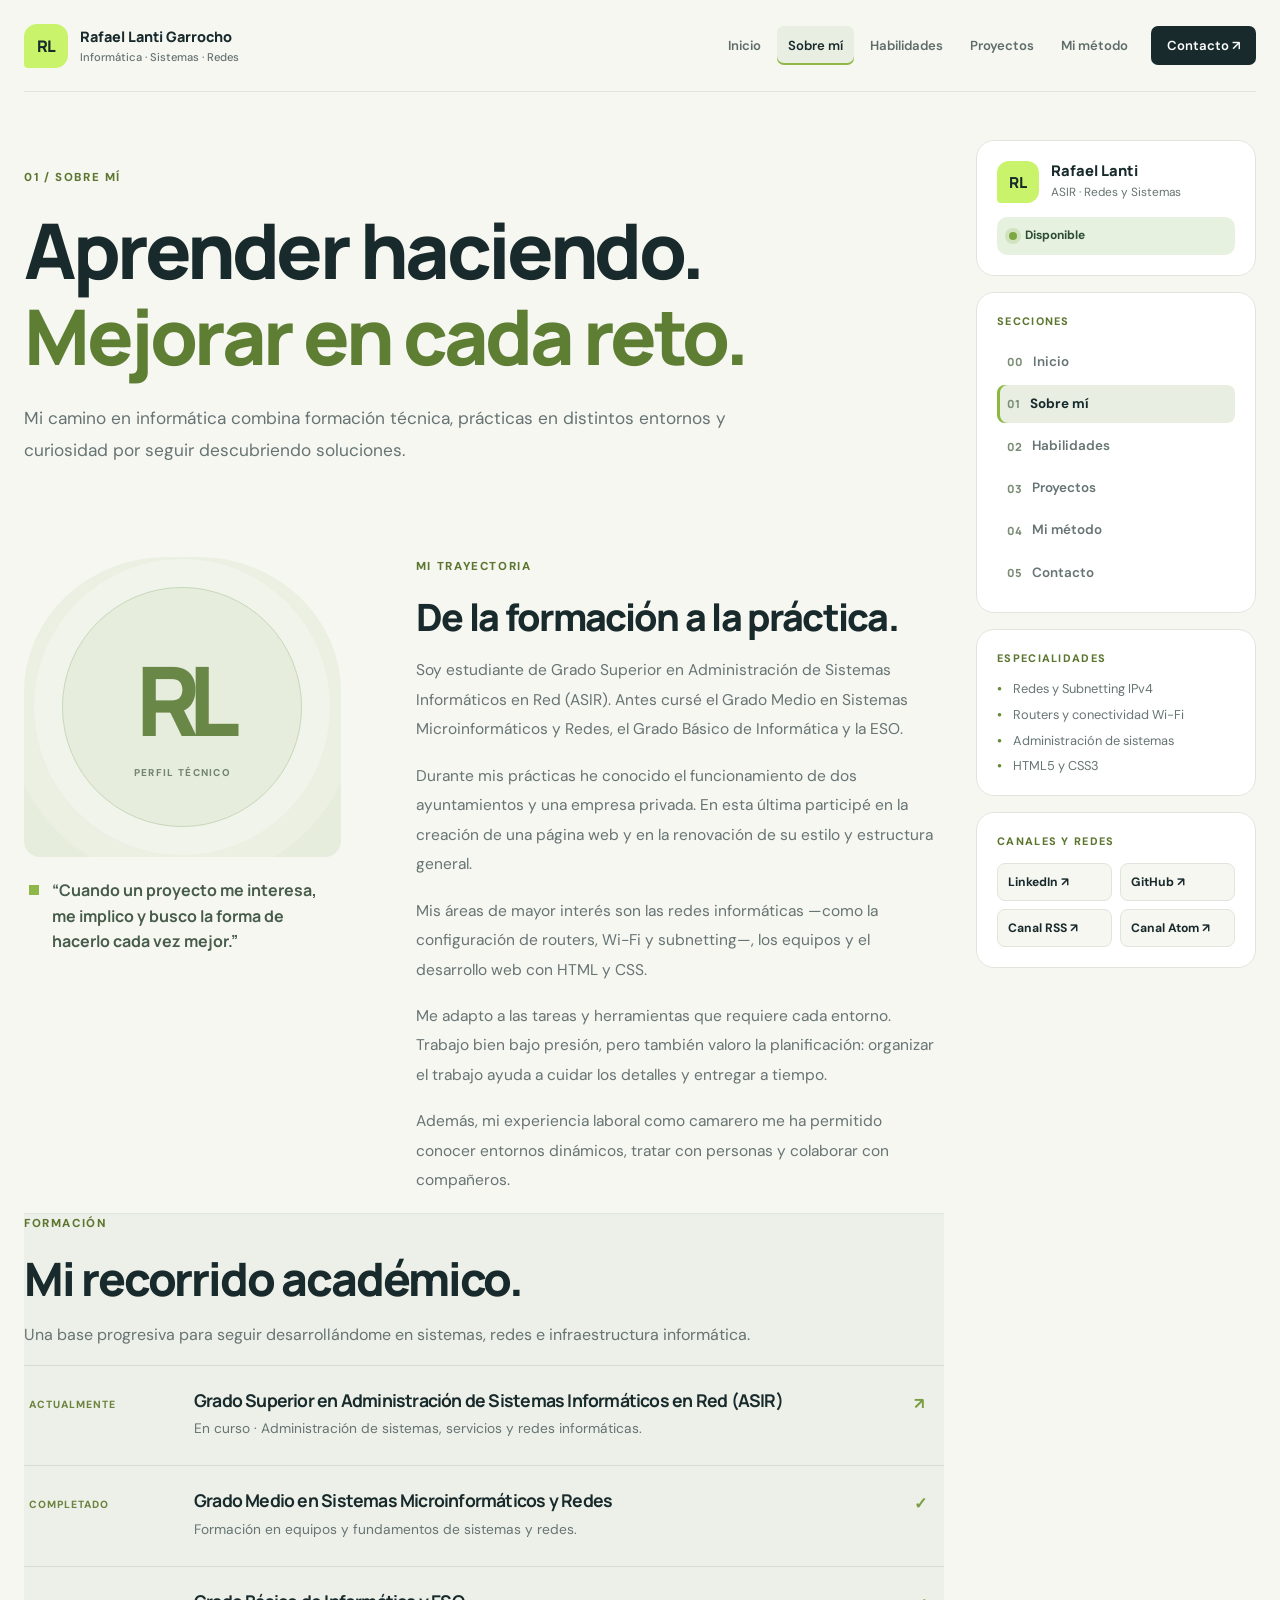
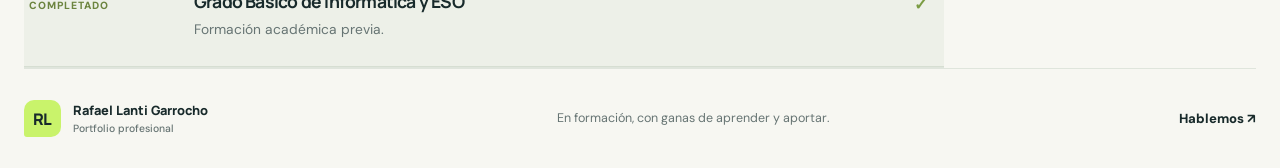
<file: sobre-mi.html>
<!doctype html>
<html lang="es">
    <head>
        <meta charset="UTF-8" />
        <meta name="viewport" content="width=device-width, initial-scale=1.0" />
        <meta name="description" content="Trayectoria, formación y filosofía de trabajo de Rafael Lanti Garrocho." />
        <title>Sobre mí | Rafael Lanti Garrocho</title>
        <link rel="stylesheet" href="css/styles.css" />
    <link rel="stylesheet" href="css/sobre-mi.css" />
        
    </head>
    <body>
        <header class="cabecera-sitio">
            <a class="marca" href="index.html"
                ><span class="simbolo-marca">RL</span
                ><span class="nombre-marca">Rafael Lanti Garrocho<small>Informática · Sistemas · Redes</small></span></a
            >
            <nav class="navegacion" aria-label="Navegación principal">
                <a href="index.html" class="">Inicio</a><a href="sobre-mi.html" class="activo">Sobre mí</a
                ><a href="habilidades.html" class="">Habilidades</a><a href="proyectos.html" class="">Proyectos</a
                ><a href="proceso.html" class="">Mi método</a
                ><a class="contacto-navegacion" href="contacto.html">Contacto ↗</a>
            </nav>
        </header>
        <div class="estructura-pagina">
        <main class="contenido-principal">
            <section class="portada-interior contenedor">
                <p class="antetitulo">01 / SOBRE MÍ</p>
                <h1>Aprender haciendo.<br /><span>Mejorar en cada reto.</span></h1>
                <p class="introduccion-interior">
                    Mi camino en informática combina formación técnica, prácticas en distintos entornos y curiosidad por
                    seguir descubriendo soluciones.
                </p>
            </section>
            <section class="seccion contenedor distribucion-sobre-mi">
                <div class="lateral-sobre-mi">
                    <div class="retrato-provisional"><span>RL</span><small>PERFIL TÉCNICO </small><i></i></div>
                    <div class="nota-lateral">
                        <b></b>
                        <p>“Cuando un proyecto me interesa, me implico y busco la forma de hacerlo cada vez mejor.”</p>
                    </div>
                </div>
                <div class="texto-sobre-mi">
                    <p class="antetitulo">MI TRAYECTORIA</p>
                    <h2>De la formación a la práctica.</h2>
                    <p>
                        Soy estudiante de Grado Superior en Administración de Sistemas Informáticos en Red (ASIR). Antes
                        cursé el Grado Medio en Sistemas Microinformáticos y Redes, el Grado Básico de Informática y la
                        ESO.
                    </p>
                    <p>
                        Durante mis prácticas he conocido el funcionamiento de dos ayuntamientos y una empresa privada.
                        En esta última participé en la creación de una página web y en la renovación de su estilo y
                        estructura general.
                    </p>
                    <p>
                        Mis áreas de mayor interés son las redes informáticas —como la configuración de routers, Wi-Fi y
                        subnetting—, los equipos y el desarrollo web con HTML y CSS.
                    </p>
                    <p>
                        Me adapto a las tareas y herramientas que requiere cada entorno. Trabajo bien bajo presión, pero
                        también valoro la planificación: organizar el trabajo ayuda a cuidar los detalles y entregar a
                        tiempo.
                    </p>
                    <p>
                        Además, mi experiencia laboral como camarero me ha permitido conocer entornos dinámicos, tratar
                        con personas y colaborar con compañeros.
                    </p>
                </div>
            </section>
            <section class="seccion seccion-suave">
                <div class="contenedor">
                    <div class="introduccion-seccion">
                        <div>
                            <p class="antetitulo">FORMACIÓN</p>
                            <h2>Mi recorrido académico.</h2>
                        </div>
                        <p>
                            Una base progresiva para seguir desarrollándome en sistemas, redes e infraestructura
                            informática.
                        </p>
                    </div>
                    <div class="lista-formacion">
                        <article>
                            <small>ACTUALMENTE</small>
                            <div>
                                <h3>Grado Superior en Administración de Sistemas Informáticos en Red (ASIR)</h3>
                                <p>En curso · Administración de sistemas, servicios y redes informáticas.</p>
                            </div>
                            <b>↗</b>
                        </article>
                        <article>
                            <small>COMPLETADO</small>
                            <div>
                                <h3>Grado Medio en Sistemas Microinformáticos y Redes</h3>
                                <p>Formación en equipos y fundamentos de sistemas y redes.</p>
                            </div>
                            <b>✓</b>
                        </article>
                        <article>
                            <small>COMPLETADO</small>
                            <div>
                                <h3>Grado Básico de Informática y ESO</h3>
                                <p>Formación académica previa.</p>
                            </div>
                            <b>✓</b>
                        </article>
                    </div>
                </div>
            </section>
                </main>
        <aside class="barra-lateral" aria-label="Barra lateral de acceso rápido">
            <div class="tarjeta-lateral">
                <div class="perfil-lateral">
                    <span class="avatar-lateral">RL</span>
                    <div class="datos-lateral">
                        <strong>Rafael Lanti</strong>
                        <small>ASIR · Redes y Sistemas</small>
                    </div>
                </div>
                <div class="estado-lateral">
                    <span class="punto-estado"></span>
                    <span>Disponible</span>
                </div>
            </div>

            <div class="tarjeta-lateral">
                <p class="titulo-lateral">SECCIONES</p>
                <nav class="menu-lateral" aria-label="Menú lateral">
                    <a href="index.html"><span>00</span> Inicio</a>
                    <a href="sobre-mi.html" class="activo-lateral"><span>01</span> Sobre mí</a>
                    <a href="habilidades.html"><span>02</span> Habilidades</a>
                    <a href="proyectos.html"><span>03</span> Proyectos</a>
                    <a href="proceso.html"><span>04</span> Mi método</a>
                    <a href="contacto.html"><span>05</span> Contacto</a>
                </nav>
            </div>

            <div class="tarjeta-lateral">
                <p class="titulo-lateral">ESPECIALIDADES</p>
                <ul class="lista-lateral">
                    <li>Redes y Subnetting IPv4</li>
                    <li>Routers y conectividad Wi-Fi</li>
                    <li>Administración de sistemas</li>
                    <li>HTML5 y CSS3</li>
                </ul>
            </div>

            <div class="tarjeta-lateral">
                <p class="titulo-lateral">CANALES Y REDES</p>
                <div class="enlaces-lateral">
                    <a href="https://www.linkedin.com/in/rafael-lanti-garrocho-1a99183ab?utm_source=share_via&utm_content=profile&utm_medium=member_ios" target="_blank" rel="noopener noreferrer">LinkedIn ↗</a>
                    <a href="https://github.com/" target="_blank" rel="noopener noreferrer">GitHub ↗</a>
                    <a href="rss.xml">Canal RSS ↗</a>
                    <a href="atom.xml">Canal Atom ↗</a>
                </div>
            </div>
        </aside>
    </div>
        <footer class="pie-sitio">
            <a class="marca" href="index.html"
                ><span class="simbolo-marca">RL</span
                ><span class="nombre-marca">Rafael Lanti Garrocho<small>Portfolio profesional</small></span></a
            >
            <p>En formación, con ganas de aprender y aportar.</p>
            <a href="contacto.html">Hablemos ↗</a>
        </footer>
    </body>
</html>
</file>
<file: css/styles.css>
/* ESTILOS GENERALES COMPARTIDOS
   Aquí solo se definen la base visual, colores, tipografía y elementos comunes. */
/* Estilos compartidos. Edita las variables para cambiar la paleta. */
@import url("https://fonts.googleapis.com/css2?family=DM+Sans:wght@400;500;600;700&family=Manrope:wght@400;500;600;700;800&display=swap");
/* PERSONALIZACION RAPIDA
   Cambia estos valores para modificar los colores, el ancho general y las esquinas.
   Los estilos comunes estan aqui; los estilos de cada pagina estan en su CSS correspondiente.
*/
:root {
   --fondo-pagina: #f7f7f2;
   --blanco: #fff;
   --texto-principal: #182a2b;
   --texto-secundario: #667473;
   --verde: #c9f36b;
   --verde-oscuro: #2d4c35;
   --verde-claro: #e6f2df;
   --borde: #dfe5dc;
   --fondo-suave: #eef1e9;
   --ancho-maximo: 1160px;
   --radio-borde: 18px;
}
* {
   box-sizing: border-box;
}
html {
   scroll-behavior: smooth;
}
body {
   margin: 0;
   color: var(--texto-principal);
   background: var(--fondo-pagina);
   font-family: "DM Sans", sans-serif;
   line-height: 1.65;
   -webkit-font-smoothing: antialiased;
}
a {
   color: inherit;
   text-decoration: none;
}
a:focus-visible {
   outline: 3px solid #799e37;
   outline-offset: 4px;
}
p {
   color: var(--texto-secundario);
   margin-top: 0;
}
h1,
h2,
h3 {
   font-family: "Manrope", sans-serif;
   line-height: 1.12;
   letter-spacing: -0.045em;
   margin-top: 0;
}
h1 {
   font-size: clamp(2.8rem, 6.5vw, 5.5rem);
   font-weight: 800;
   margin-bottom: 24px;
}
h2 {
   font-size: clamp(1.9rem, 3.6vw, 3.15rem);
   font-weight: 800;
   margin-bottom: 18px;
}
h3 {
   font-size: 1.35rem;
   margin-bottom: 12px;
}
.contenedor {
   width: min(var(--ancho-maximo), calc(100% - 48px));
   margin-inline: auto;
}
.antetitulo {
   display: flex;
   align-items: center;
   gap: 10px;
   color: #5c762f;
   font-size: 0.72rem;
   font-weight: 800;
   letter-spacing: 0.14em;
   margin: 0 0 20px;
}
.antetitulo i {
   width: 25px;
   height: 3px;
   background: #8db83f;
   display: inline-block;
}
h1 span,
h2 span {
   color: #5e7e34;
}
/* Navegación */
.cabecera-sitio {
   width: min(var(--ancho-maximo), calc(100% - 48px));
   min-height: 92px;
   margin: auto;
   display: flex;
   align-items: center;
   justify-content: space-between;
   gap: 30px;
   border-bottom: 1px solid var(--borde);
}
.marca {
   display: inline-flex;
   align-items: center;
   gap: 12px;
   flex-shrink: 0;
}
.simbolo-marca {
   display: grid;
   place-items: center;
   width: 44px;
   height: 44px;
   background: var(--verde);
   color: var(--texto-principal);
   font:
      800 1rem "Manrope",
      sans-serif;
   border-radius: 13px 13px 13px 4px;
   letter-spacing: -0.06em;
}
.nombre-marca {
   font:
      800 0.9rem "Manrope",
      sans-serif;
   line-height: 1.25;
}
.nombre-marca small {
   display: block;
   margin-top: 4px;
   font:
      500 0.7rem "DM Sans",
      sans-serif;
   color: var(--texto-secundario);
}
.navegacion {
   display: flex;
   align-items: center;
   justify-content: flex-end;
   flex-wrap: wrap;
   gap: 5px;
}
.navegacion a {
   padding: 9px 11px;
   color: #5e6d69;
   font-size: 0.82rem;
   font-weight: 600;
   border-radius: 7px;
   transition: 0.2s;
}
.navegacion a:hover,
.navegacion a.activo {
   color: var(--texto-principal);
   background: #e9eee3;
}
.navegacion a.activo {
   box-shadow: inset 0 -2px #91b747;
}
.navegacion .contacto-navegacion {
   background: var(--texto-principal);
   color: white;
   padding-inline: 16px;
   margin-left: 7px;
}
.navegacion .contacto-navegacion:hover {
   background: #36514b;
}

/* Páginas interiores */
.portada-interior {
   padding-block: 76px 28px;
}
.portada-interior h1 {
   font-size: clamp(2.8rem, 6vw, 5rem);
}
.introduccion-interior {
   max-width: 720px;
   font-size: 1.08rem;
   line-height: 1.85;
}

/* Pie de página */
.pie-sitio {
   width: min(var(--ancho-maximo), calc(100% - 48px));
   min-height: 100px;
   margin: auto;
   display: flex;
   align-items: center;
   justify-content: space-between;
   gap: 22px;
   border-top: 1px solid var(--borde);
}
.pie-sitio .simbolo-marca {
   width: 37px;
   height: 37px;
   border-radius: 10px 10px 10px 3px;
}
.pie-sitio .nombre-marca {
   font-size: 0.8rem;
}
.pie-sitio .nombre-marca small {
   font-size: 0.65rem;
}
.pie-sitio > p {
   margin: 0;
   font-size: 0.78rem;
}
.pie-sitio > a:last-child {
   font-size: 0.82rem;
   font-weight: 800;
}

@media  (max-width: 960px)  {
  .cabecera-sitio { align-items: flex-start;
      flex-direction: column;
      justify-content: center;
      padding-block: 20px;
      gap: 17px; }
  .navegacion { justify-content: flex-start; }
}

@media  (max-width: 680px)  {
  .contenedor,
   .cabecera-sitio,
   .pie-sitio { width: calc(100% - 32px); }
  .cabecera-sitio { min-height: auto; }
  .navegacion { gap: 3px; }
  .navegacion a { padding: 8px;
      font-size: 0.76rem; }
  .navegacion .contacto-navegacion { margin-left: 0; }
  .seccion { padding-block: 66px; }
  .introduccion-seccion { display: block; }
  .introduccion-seccion > p { margin-top: 20px; }
  .portada-interior { padding-block: 52px 20px; }
  .pie-sitio { flex-wrap: wrap;
      padding-block: 20px; }
  .pie-sitio > p { order: 3;
      width: 100%; }
}

@media  (max-width: 760px)  {
  .marco-retrato { width: min(82%, 340px); }
  .foto-perfil { min-height: 300px; }
}


/* Accesos a los canales RSS y Atom en la navegación del inicio */
.navegacion .enlace-canales {
   padding: 7px 9px;
   border: 1px solid var(--borde);
   color: var(--verde-oscuro);
   font-size: 0.72rem;
   font-weight: 800;
   line-height: 1;
}
.navegacion .enlace-canales:hover {
   background: var(--verde);
   border-color: var(--verde);
}


/* Estructura con barra lateral común en todas las páginas */
.estructura-pagina {
   width: min(1380px, calc(100% - 48px));
   margin-inline: auto;
   display: grid;
   grid-template-columns: minmax(0, 1fr) 280px;
   gap: 32px;
   align-items: start;
}
.contenido-principal {
   min-width: 0;
}
.contenido-principal .contenedor {
   width: 100%;
}
.barra-lateral {
   position: sticky;
   top: 24px;
   margin-block: 48px;
   display: flex;
   flex-direction: column;
   gap: 16px;
}
.tarjeta-lateral {
   padding: 20px;
   background: var(--blanco);
   border: 1px solid var(--borde);
   border-radius: var(--radio-borde);
}
.perfil-lateral {
   display: flex;
   align-items: center;
   gap: 12px;
   margin-bottom: 14px;
}
.avatar-lateral {
   display: grid;
   place-items: center;
   width: 42px;
   height: 42px;
   flex-shrink: 0;
   border-radius: 12px 12px 12px 4px;
   background: var(--verde);
   color: var(--texto-principal);
   font:
      800 0.95rem "Manrope",
      sans-serif;
}
.datos-lateral strong {
   display: block;
   font:
      800 0.92rem "Manrope",
      sans-serif;
   line-height: 1.2;
}
.datos-lateral small {
   display: block;
   margin-top: 3px;
   color: var(--texto-secundario);
   font-size: 0.74rem;
}
.estado-lateral {
   display: flex;
   align-items: center;
   gap: 8px;
   padding: 9px 12px;
   border-radius: 10px;
   background: var(--verde-claro);
   color: var(--verde-oscuro);
   font-size: 0.75rem;
   font-weight: 700;
}
.punto-estado {
   width: 8px;
   height: 8px;
   flex-shrink: 0;
   border-radius: 50%;
   background: #7da742;
   box-shadow: 0 0 0 4px rgba(125, 167, 66, 0.2);
}
.titulo-lateral {
   margin: 0 0 12px;
   color: #5c762f;
   font-size: 0.68rem;
   font-weight: 800;
   letter-spacing: 0.12em;
}
.menu-lateral {
   display: flex;
   flex-direction: column;
   gap: 4px;
}
.menu-lateral a {
   display: flex;
   align-items: center;
   gap: 10px;
   padding: 8px 10px;
   border-radius: 8px;
   color: var(--texto-secundario);
   font-size: 0.84rem;
   font-weight: 600;
   transition:
      background 0.2s,
      color 0.2s;
}
.menu-lateral a span {
   font:
      800 0.7rem "Manrope",
      sans-serif;
   color: #7c8d77;
}
.menu-lateral a:hover,
.menu-lateral a.activo-lateral {
   background: #e9eee3;
   color: var(--texto-principal);
}
.menu-lateral a.activo-lateral {
   font-weight: 700;
   box-shadow: inset 3px 0 0 #8db83f;
}
.lista-lateral {
   list-style: none;
   margin: 0;
   padding: 0;
   display: flex;
   flex-direction: column;
   gap: 8px;
}
.lista-lateral li {
   position: relative;
   padding-left: 16px;
   color: var(--texto-secundario);
   font-size: 0.8rem;
   line-height: 1.4;
}
.lista-lateral li::before {
   content: "•";
   position: absolute;
   left: 0;
   color: #688b37;
   font-weight: 800;
}
.enlaces-lateral {
   display: grid;
   grid-template-columns: 1fr 1fr;
   gap: 8px;
}
.enlaces-lateral a {
   display: flex;
   align-items: center;
   justify-content: space-between;
   padding: 8px 10px;
   border: 1px solid var(--borde);
   border-radius: 8px;
   background: var(--fondo-pagina);
   color: var(--texto-principal);
   font-size: 0.76rem;
   font-weight: 700;
   transition:
      background 0.2s,
      border-color 0.2s;
}
.enlaces-lateral a:hover {
   background: var(--verde);
   border-color: var(--verde);
}
.cabecera-sitio,
.pie-sitio {
   width: min(1380px, calc(100% - 48px));
}

@media (max-width: 1060px) {
   .estructura-pagina {
      grid-template-columns: 1fr;
   }
   .barra-lateral {
      position: static;
      margin-top: 0;
      margin-bottom: 56px;
      display: grid;
      grid-template-columns: repeat(2, 1fr);
   }
}

@media (max-width: 680px) {
   .estructura-pagina,
   .cabecera-sitio,
   .pie-sitio {
      width: calc(100% - 32px);
   }
   .barra-lateral {
      grid-template-columns: 1fr;
      margin-bottom: 40px;
   }
}

/* AJUSTES ADICIONALES PARA MOVILES */
@media (max-width: 680px) {
   body {
      overflow-x: hidden;
   }

   .contenedor,
   .estructura-pagina,
   .cabecera-sitio,
   .pie-sitio {
      max-width: 100%;
   }

   .cabecera-sitio {
      align-items: stretch;
   }

   .navegacion {
      width: 100%;
      justify-content: flex-start;
      gap: 4px;
   }

   .navegacion a {
      padding: 8px 9px;
      font-size: 0.75rem;
   }

   .navegacion .enlace-canales {
      font-size: 0.68rem;
   }

   .estructura-pagina {
      gap: 12px;
   }

   .contenido-principal,
   .contenido-principal .contenedor,
   .barra-lateral,
   .tarjeta-lateral {
      min-width: 0;
   }

   .barra-lateral {
      display: grid;
      grid-template-columns: 1fr;
      gap: 12px;
   }

   .tarjeta-lateral {
      padding: 17px;
   }

   .portada-interior h1 {
      font-size: clamp(2.3rem, 10vw, 3.5rem);
      overflow-wrap: anywhere;
   }

   .introduccion-interior {
      font-size: 0.98rem;
      line-height: 1.7;
   }

   .pie-sitio {
      align-items: flex-start;
      gap: 14px;
   }

   img,
   svg,
   video,
   iframe {
      max-width: 100%;
   }

   p,
   li,
   a,
   strong,
   small {
      overflow-wrap: anywhere;
   }
}

@media (max-width: 380px) {
   .contenedor,
   .cabecera-sitio,
   .pie-sitio,
   .estructura-pagina {
      width: calc(100% - 24px);
   }

   .navegacion a {
      padding: 7px;
      font-size: 0.7rem;
   }

   .nombre-marca {
      font-size: 0.82rem;
   }
}
</file>
<file: css/index.css>
/* Estilos específicos de esta página */

/* Inicio */
.portada {
   display: grid;
   grid-template-columns: 1.03fr 0.97fr;
   gap: 45px;
   align-items: center;
   padding-block: 76px 80px;
   min-height: 610px;
}
.portada h1 span {
   color: #66863a;
}
.introduccion-portada {
   max-width: 570px;
   font-size: 1.08rem;
   line-height: 1.85;
}
.botones-portada {
   display: flex;
   align-items: center;
   flex-wrap: wrap;
   gap: 24px;
   margin: 31px 0 32px;
}
.boton {
   display: inline-flex;
   align-items: center;
   justify-content: center;
   gap: 20px;
   padding: 14px 19px;
   border-radius: 8px;
   font-size: 0.9rem;
   font-weight: 700;
   transition:
      transform 0.2s,
      background 0.2s;
}
.boton:hover {
   transform: translateY(-2px);
}
.boton-oscuro {
   background: var(--texto-principal);
   color: white;
}
.boton-oscuro:hover {
   background: #35504a;
}
.enlace-texto {
   font-size: 0.9rem;
   font-weight: 700;
}
.enlace-texto:hover {
   color: #5e7e34;
}
.prueba-portada {
   display: flex;
   gap: 13px;
   align-items: center;
   border-top: 1px solid var(--borde);
   padding-top: 20px;
   max-width: 470px;
}
.icono-prueba {
   display: grid;
   place-items: center;
   width: 37px;
   height: 37px;
   flex-shrink: 0;
   border-radius: 50%;
   background: var(--verde-claro);
   color: #4e7030;
   font-weight: 700;
}
.prueba-portada p {
   font-size: 0.8rem;
   line-height: 1.5;
   margin: 0;
}
.prueba-portada strong {
   color: var(--texto-principal);
   font-size: 0.86rem;
}
.visual-portada {
   position: relative;
   min-height: 440px;
   display: grid;
   place-items: center;
   background: #e9eee3;
   border-radius: 46% 46% 18px 18px;
   overflow: hidden;
}
.etiqueta-visual {
   position: absolute;
   z-index: 3;
   display: flex;
   align-items: center;
   gap: 8px;
   font-size: 0.62rem;
   font-weight: 800;
   letter-spacing: 0.12em;
   color: #66766b;
}
.etiqueta-superior {
   top: 25px;
   left: 28px;
}
.etiqueta-inferior {
   bottom: 23px;
   left: 28px;
}
.etiqueta-visual i {
   width: 7px;
   height: 7px;
   border-radius: 50%;
   background: #7fa640;
   box-shadow: 0 0 0 4px #d8e5ca;
}
.ilustracion-red {
   width: 100%;
   height: 370px;
   position: relative;
}
.anillo-red {
   position: absolute;
   border: 1px solid rgba(62, 91, 68, 0.17);
   border-radius: 50%;
   left: 50%;
   top: 50%;
   transform: translate(-50%, -50%);
}
.anillo-a {
   width: 285px;
   height: 285px;
}
.anillo-b {
   width: 205px;
   height: 205px;
   border-style: dashed;
}
.centro-red {
   position: absolute;
   left: 50%;
   top: 50%;
   transform: translate(-50%, -50%);
   width: 90px;
   height: 90px;
   border-radius: 50%;
   background: var(--texto-principal);
   display: flex;
   align-items: center;
   justify-content: center;
   flex-direction: column;
   color: var(--verde);
   box-shadow: 0 12px 30px #182a2b2b;
}
.centro-red b {
   font:
      800 1.55rem "Manrope",
      sans-serif;
   letter-spacing: -0.08em;
}
.centro-red small {
   color: #e0e9dc;
   font-size: 0.5rem;
   letter-spacing: 0.12em;
}
.nodo {
   position: absolute;
   z-index: 2;
   display: flex;
   flex-direction: column;
   justify-content: center;
   align-items: center;
   width: 104px;
   height: 98px;
   border-radius: 14px;
   border: 1px solid #2c463326;
   background: #fffffff0;
   box-shadow: 0 12px 24px #2a3e2a12;
}
.nodo > b {
   font-size: 0.68rem;
   letter-spacing: 0.06em;
   margin-top: 4px;
}
.nodo small {
   color: #819087;
   font-size: 0.62rem;
}
.nodo > span {
   color: #577b37;
   font-size: 1.55rem;
   line-height: 1.2;
   font-weight: 700;
}
.nodo-router {
   top: 50px;
   left: calc(50% - 52px);
}
.nodo-wifi {
   top: 143px;
   right: 7%;
}
.nodo-ordenador {
   bottom: 28px;
   left: calc(50% - 52px);
}
.nodo-codigo {
   top: 143px;
   left: 7%;
}
.conexion {
   position: absolute;
   z-index: 0;
   left: 50%;
   top: 50%;
   height: 1px;
   width: 120px;
   transform-origin: left;
   background: repeating-linear-gradient(90deg, #8eaa76 0 5px, transparent 5px 10px);
}
.conexion-uno {
   transform: rotate(-90deg);
   width: 98px;
}
.conexion-dos {
   transform: rotate(0);
   width: 105px;
}
.conexion-tres {
   transform: rotate(90deg);
   width: 98px;
}
.conexion-cuatro {
   transform: rotate(180deg);
   width: 105px;
}
/* Datos y tarjetas */
.franja-estadisticas {
   background: var(--texto-principal);
   color: white;
}
.rejilla-estadisticas {
   display: grid;
   grid-template-columns: 0.8fr 0.8fr 1.4fr;
   padding-block: 26px;
}
.dato-estadistico {
   display: flex;
   flex-direction: column;
   justify-content: center;
   padding: 7px 30px;
   border-right: 1px solid #ffffff2e;
}
.dato-estadistico:first-child {
   padding-left: 0;
}
.dato-estadistico:last-child {
   border: 0;
}
.dato-estadistico strong {
   font:
      800 clamp(1.7rem, 3vw, 2.4rem) "Manrope",
      sans-serif;
   color: var(--verde);
   line-height: 1.2;
}
.dato-estadistico span {
   font-size: 0.78rem;
   color: #d1d9d1;
   margin-top: 7px;
   max-width: 260px;
}
.seccion {
   padding-block: 96px;
}
.introduccion-seccion {
   display: flex;
   justify-content: space-between;
   align-items: end;
   gap: 50px;
   margin-bottom: 37px;
}
.introduccion-seccion h2 {
   margin-bottom: 0;
}
.introduccion-seccion > p {
   max-width: 390px;
   margin-bottom: 5px;
   line-height: 1.8;
}
.rejilla-areas {
   display: grid;
   grid-template-columns: repeat(3, 1fr);
   gap: 17px;
}
.tarjeta-area {
   position: relative;
   overflow: hidden;
   min-height: 300px;
   padding: 26px;
   border-radius: var(--radio-borde);
   background: white;
   border: 1px solid var(--borde);
}
.area-redes {
   background: #edf3e6;
}
.area-desarrollo-web {
   background: #fff;
}
.area-sistemas {
   background: #f0eee6;
}
.cabecera-area {
   display: flex;
   align-items: center;
   justify-content: space-between;
   margin-bottom: 34px;
}
.icono-area {
   display: grid;
   place-items: center;
   width: 46px;
   height: 46px;
   border-radius: 12px;
   background: var(--verde);
   font-size: 1.15rem;
   font-weight: 800;
}
.cabecera-area small {
   color: #7c8980;
   font-size: 0.62rem;
   font-weight: 800;
   letter-spacing: 0.1em;
}
.tarjeta-area h3 {
   font-size: 1.4rem;
   margin-bottom: 12px;
}
.tarjeta-area p {
   font-size: 0.9rem;
   max-width: 300px;
   min-height: 65px;
}
.tarjeta-area > a {
   display: inline-flex;
   gap: 9px;
   font-size: 0.82rem;
   font-weight: 800;
   margin-top: 8px;
}
.tarjeta-area > a:hover {
   color: #66863a;
}
.decoracion-tarjeta {
   position: absolute;
   pointer-events: none;
   color: #45623c1f;
   font:
      800 2.7rem "Manrope",
      sans-serif;
   right: 18px;
   top: 100px;
   letter-spacing: 0.12em;
}
.decoracion-web {
   top: 110px;
   font-size: 1.2rem;
   line-height: 1.3;
}
.decoracion-sistemas {
   top: 75px;
   font-size: 6rem;
}
.proyecto-destacado {
   background: #e8eee1;
   padding-block: 83px;
   border-block: 1px solid #dce5d6;
}
.distribucion-destacado {
   display: grid;
   grid-template-columns: 1fr 0.9fr;
   align-items: center;
   gap: 80px;
}
.distribucion-destacado h2 {
   font-size: clamp(2.7rem, 5vw, 4.6rem);
}
.distribucion-destacado > div:first-child > p:not(.antetitulo) {
   max-width: 510px;
   line-height: 1.8;
}
.boton-contorno {
   margin-top: 13px;
   border: 1px solid #bdcbb5;
   color: var(--texto-principal);
   background: #ffffff80;
}
.visual-destacado {
   padding: 27px;
   border: 1px solid #d6e0d0;
   background: #ffffffcc;
   border-radius: var(--radio-borde);
}
.cabecera-grafico {
   display: flex;
   justify-content: space-between;
   gap: 12px;
   align-items: center;
   color: #66776b;
   font-size: 0.65rem;
   font-weight: 800;
   letter-spacing: 0.08em;
}
.cabecera-grafico b {
   background: var(--verde);
   color: var(--texto-principal);
   padding: 6px 9px;
   border-radius: 5px;
   font-size: 0.72rem;
}
.grafico {
   height: 215px;
   display: flex;
   align-items: end;
   justify-content: center;
   gap: 40px;
   padding: 20px 20px 0;
   position: relative;
}
.barra-grafico {
   position: relative;
   width: 26%;
   min-height: 25px;
   border-radius: 9px 9px 0 0;
   display: flex;
   align-items: flex-start;
   justify-content: center;
   padding-top: 12px;
   font:
      800 0.9rem "Manrope",
      sans-serif;
}
.barra-antes {
   height: 26%;
   background: #dce5d6;
   color: #52654f;
}
.barra-despues {
   height: 100%;
   background: var(--verde);
   color: #253923;
}
.grafico > i {
   position: absolute;
   left: 6%;
   right: 6%;
   bottom: 0;
   height: 1px;
   background: #cbd6c5;
}
.leyenda-grafico {
   display: flex;
   justify-content: center;
   gap: 28px;
   margin-top: 15px;
   font-size: 0.75rem;
   color: var(--texto-secundario);
}
.leyenda-grafico span {
   display: flex;
   align-items: center;
   gap: 7px;
}
.leyenda-grafico i {
   display: inline-block;
   width: 9px;
   height: 9px;
   border-radius: 2px;
   background: #dce5d6;
}
.leyenda-grafico span:last-child i {
   background: #a5d64f;
}
.nota-grafico {
   font-size: 0.68rem;
   text-align: center;
   margin: 13px 0 0;
}
.llamada-final {
   text-align: center;
   padding-block: 90px 100px;
}
.llamada-final .antetitulo {
   justify-content: center;
}
.llamada-final h2 {
   margin-bottom: 18px;
}
.llamada-final > p:not(.antetitulo) {
   max-width: 590px;
   margin: 0 auto 26px;
}
.llamada-final .boton {
   margin: auto;
}

/* FOTO DE PERFIL — Inicio
   Cambia el tamaño desde --tamano-retrato y conserva object-fit: cover
   para que la fotografía rellene el marco sin deformarse. */
.retrato-portada {
   display: flex;
   flex-direction: column;
   align-items: center;
   justify-content: center;
   gap: 18px;
   min-width: 0;
}
.marco-retrato {
   position: relative;
   width: min(100%, 390px);
   aspect-ratio: 4/5;
   padding: 12px;
   background: var(--blanco);
   border: 1px solid var(--borde);
   border-radius: 24px;
   box-shadow: 0 24px 60px rgba(24, 42, 43, 0.12);
   transform: rotate(1.5deg);
}
.foto-perfil {
   display: block;
   width: 100%;
   height: 100%;
   min-height: 360px;
   object-fit: cover;
   object-position: center;
   border-radius: 16px;
   background: var(--fondo-suave);
}
.pie-retrato {
   position: absolute;
   left: 24px;
   right: 24px;
   bottom: 24px;
   padding: 12px 14px;
   border-radius: 10px;
   background: rgba(255, 255, 255, 0.94);
   color: var(--texto-principal);
   font-size: 0.68rem;
   font-weight: 800;
   letter-spacing: 0.07em;
   box-shadow: 0 8px 24px rgba(0, 0, 0, 0.08);
}
.punto-retrato {
   display: inline-block;
   width: 8px;
   height: 8px;
   margin-right: 8px;
   border-radius: 50%;
   background: #83ae3b;
}
.nota-retrato {
   display: flex;
   flex-direction: column;
   gap: 3px;
   text-align: center;
}
.nota-retrato strong {
   font:
      800 1rem "Manrope",
      sans-serif;
}
.nota-retrato span {
   color: var(--texto-secundario);
   font-size: 0.82rem;
}
@media (max-width: 760px) {
   .retrato-portada {
      margin-top: 8px;
   }
   .marco-retrato {
      width: min(82%, 340px);
   }
   .foto-perfil {
      min-height: 300px;
   }
}

@media  (max-width: 960px)  {
  .portada { grid-template-columns: 1fr;
      gap: 35px;
      padding-block: 60px; }
  .texto-portada { max-width: 760px; }
  .visual-portada { min-height: 420px; }
  .distribucion-destacado { gap: 35px; }
}

@media  (max-width: 680px)  {
  .portada { padding-block: 48px; }
  .portada h1,
   .portada-interior h1 { font-size: clamp(2.6rem, 12vw, 4rem); }
  .introduccion-portada,
   .introduccion-interior { font-size: 1rem; }
  .visual-portada { min-height: 365px; }
  .ilustracion-red { transform: scale(0.88); }
  .etiqueta-superior { left: 15px;
      top: 18px; }
  .etiqueta-inferior { left: 15px;
      bottom: 15px;
      font-size: 0.53rem; }
  .nodo { width: 91px;
      height: 87px; }
  .nodo-router,
   .nodo-ordenador { left: calc(50% - 45px); }
  .nodo-router { top: 40px; }
  .nodo-ordenador { bottom: 18px; }
  .nodo-wifi { right: 1%;
      top: 135px; }
  .nodo-codigo { left: 1%;
      top: 135px; }
  .anillo-a { width: 250px;
      height: 250px; }
  .anillo-b { width: 180px;
      height: 180px; }
  .rejilla-estadisticas { grid-template-columns: 1fr;
      padding-block: 12px; }
  .dato-estadistico,
   .dato-estadistico:first-child { padding: 17px 0;
      border-right: 0;
      border-bottom: 1px solid #ffffff26; }
  .dato-estadistico:last-child { border-bottom: 0; }
  .tarjeta-area { min-height: 275px; }
  .visual-destacado { padding: 20px; }
  .grafico { height: 190px;
      gap: 25px; }
  .llamada-final { padding-block: 65px 75px; }
}

@media  (max-width: 760px)  {
  .retrato-portada { margin-top: 8px; }
}

/* Ajustes adicionales para la portada en móviles */
@media (max-width: 680px) {
   .portada {
      grid-template-columns: minmax(0, 1fr);
      gap: 35px;
   }

   .texto-portada,
   .visual-portada,
   .visual-destacado,
   .tarjeta-area {
      min-width: 0;
      max-width: 100%;
   }

   .portada-interior h1,
   .texto-portada h1 {
      overflow-wrap: anywhere;
   }

   .botones-portada {
      flex-wrap: wrap;
   }

   .rejilla-areas {
      grid-template-columns: minmax(0, 1fr);
   }

   .distribucion-destacado {
      grid-template-columns: minmax(0, 1fr);
   }
}
</file>
<file: css/contacto.css>
/* Estilos específicos de esta página */

/* Contacto */
.distribucion-contacto {
   display: grid;
   grid-template-columns: 1fr 1fr;
   gap: 65px;
   padding-top: 42px;
   padding-bottom: 105px;
}
.contenido-contacto h2 {
   font-size: 3rem;
}
.contenido-contacto > p:not(.antetitulo) {
   max-width: 450px;
   line-height: 1.8;
}
.boton-correo {
   display: flex;
   align-items: center;
   gap: 14px;
   max-width: 470px;
   padding: 16px;
   margin-top: 27px;
   border: 1px solid #d6e1cf;
   border-radius: 12px;
   background: white;
}
.icono-correo {
   display: grid;
   place-items: center;
   width: 42px;
   height: 42px;
   border-radius: 10px;
   background: var(--verde);
}
.boton-correo small,
.boton-correo strong {
   display: block;
}
.boton-correo small {
   font-size: 0.62rem;
   color: #7d8b7b;
   font-weight: 800;
   letter-spacing: 0.1em;
}
.boton-correo strong {
   font-size: 0.92rem;
   margin-top: 3px;
}
.boton-correo > b {
   margin-left: auto;
   color: #66863a;
}
.nota-sustitucion {
   font-size: 0.72rem;
   margin-top: 10px;
}
.panel-social {
   padding: 28px;
   border: 1px solid var(--borde);
   border-radius: var(--radio-borde);
   background: white;
}
.panel-social h3 {
   font-size: 1.7rem;
   margin-bottom: 22px;
}
.fila-social {
   display: flex;
   align-items: center;
   gap: 13px;
   padding: 15px 0;
   border-top: 1px solid #edf0e9;
}
.logo-social {
   display: grid;
   place-items: center;
   width: 42px;
   height: 42px;
   flex-shrink: 0;
   border-radius: 11px;
   background: #eaf0e3;
   color: #365b37;
   font-weight: 800;
}
.logo-linkedin {
   font-size: 1.1rem;
}
.logo-instagram svg {
   width: 22px;
   height: 22px;
   fill: none;
   stroke: currentColor;
   stroke-width: 2;
}
.fila-social > span:nth-child(2) {
   display: flex;
   flex-direction: column;
}
.fila-social strong {
   font-size: 0.9rem;
}
.fila-social small {
   color: #7d8b7d;
   font-size: 0.72rem;
}
.fila-social > b {
   margin-left: auto;
   color: #6c8c3c;
}
.fila-social:hover strong {
   color: #5c7d31;
}
.caja-disponibilidad {
   display: flex;
   gap: 12px;
   align-items: center;
   padding: 15px;
   margin-top: 18px;
   background: #eef4e7;
   border-radius: 10px;
}
.caja-disponibilidad > i {
   width: 9px;
   height: 9px;
   flex-shrink: 0;
   border-radius: 50%;
   background: #7da742;
   box-shadow: 0 0 0 4px #7da74224;
}
.caja-disponibilidad strong,
.caja-disponibilidad small {
   display: block;
}
.caja-disponibilidad strong {
   font-size: 0.77rem;
}
.caja-disponibilidad small {
   color: #788673;
   font-size: 0.7rem;
   margin-top: 3px;
}

@media  (max-width: 680px)  {
  .rejilla-areas,
   .rejilla-habilidades,
   .distribucion-destacado,
   .distribucion-sobre-mi,
   .distribucion-contacto { grid-template-columns: 1fr; }
  .distribucion-contacto { padding-top: 25px;
      gap: 30px;
      padding-bottom: 70px; }
  .contenido-contacto h2 { font-size: 2.5rem; }
  .panel-social { padding: 22px; }
  .boton-correo { gap: 10px;
      padding: 12px; }
  .boton-correo strong { font-size: 0.78rem; }
}

/* Ajustes para pantallas pequeñas */
@media (max-width: 680px) {
   .contenido-contacto h2 {
      font-size: clamp(2rem, 9vw, 2.5rem);
   }

   .boton-correo,
   .panel-social,
   .caja-disponibilidad {
      min-width: 0;
      max-width: 100%;
   }

   .boton-correo strong {
      overflow-wrap: anywhere;
   }

   .fila-social {
      gap: 9px;
   }
}


/* Datos de contacto por teléfono y WhatsApp */
.contacto-telefono {
    display: flex;
    align-items: center;
    gap: 15px;
    margin-top: 18px;
    padding: 18px;
    border: 1px solid var(--color-borde, #dddddd);
    border-radius: 12px;
    flex-wrap: wrap;
}

.icono-telefono {
    font-size: 25px;
}

.datos-telefono {
    display: flex;
    flex: 1;
    flex-direction: column;
    gap: 4px;
    min-width: 180px;
}

.datos-telefono small {
    font-size: 12px;
}

.datos-telefono strong {
    font-size: 20px;
}

.boton-whatsapp {
    display: inline-block;
    padding: 10px 15px;
    border-radius: 8px;
    text-decoration: none;
    font-weight: bold;
    background-color: #25a85a;
    color: white;
}

.boton-whatsapp:hover {
    background-color: #1d8849;
}

@media (max-width: 600px) {
    .contacto-telefono {
        align-items: flex-start;
    }

    .boton-whatsapp {
        width: 100%;
        text-align: center;
        box-sizing: border-box;
    }
}
</file>
<file: css/habilidades.css>
/* Estilos específicos de esta página */

/* Habilidades */
.rejilla-habilidades {
   display: grid;
   grid-template-columns: repeat(2, 1fr);
   gap: 18px;
}
.tarjeta-habilidad {
   padding: 30px;
   border-radius: var(--radio-borde);
   border: 1px solid var(--borde);
   background: white;
}
.habilidad-destacada {
   background: #edf3e6;
   border-color: #d8e3cf;
}
.cabecera-habilidad {
   display: flex;
   justify-content: space-between;
   align-items: center;
   margin-bottom: 27px;
}
.cabecera-habilidad > span {
   display: grid;
   place-items: center;
   width: 47px;
   height: 47px;
   border-radius: 13px;
   background: var(--verde);
   color: var(--texto-principal);
   font-weight: 800;
   font-size: 1.05rem;
}
.cabecera-habilidad > small {
   font-size: 0.65rem;
   color: #7b8980;
   font-weight: 800;
   letter-spacing: 0.1em;
}
.tarjeta-habilidad h2 {
   font-size: 1.65rem;
   margin-bottom: 12px;
}
.tarjeta-habilidad > p {
   font-size: 0.9rem;
   min-height: 73px;
}
.tarjeta-habilidad ul {
   list-style: none;
   padding: 0;
   margin: 22px 0 25px;
}
.tarjeta-habilidad li {
   padding: 9px 0 9px 22px;
   position: relative;
   border-bottom: 1px solid #73877024;
   font-size: 0.87rem;
}
.tarjeta-habilidad li:before {
   content: "↗";
   position: absolute;
   left: 0;
   color: #688b37;
   font-weight: 800;
}
.pie-habilidad {
   display: flex;
   justify-content: space-between;
   border-top: 1px solid #73877033;
   padding-top: 17px;
   color: #74836e;
   font-size: 0.62rem;
   font-weight: 800;
   letter-spacing: 0.1em;
}
.pie-habilidad b {
   color: #688b37;
   font-size: 0.9rem;
}
.aviso {
   padding: 17px 20px;
   margin-top: 25px;
   border-left: 3px solid #a6ca66;
   background: #edf0e8;
   color: #69766a;
   font-size: 0.83rem;
}
.aviso strong {
   color: var(--texto-principal);
}

@media  (max-width: 680px)  {
  .tarjeta-habilidad { padding: 23px; }
}

/* Ajustes para pantallas pequeñas */
@media (max-width: 680px) {
   .rejilla-habilidades {
      grid-template-columns: minmax(0, 1fr);
   }

   .tarjeta-habilidad {
      min-width: 0;
      padding: 20px;
   }

   .tarjeta-habilidad h2 {
      font-size: 1.45rem;
   }

   .tarjeta-habilidad > p {
      min-height: 0;
   }

   .pie-habilidad {
      gap: 12px;
      flex-wrap: wrap;
   }
}
</file>
<file: css/proceso.css>
/* Estilos específicos de esta página */

/* Método */
.introduccion-metodo {
   max-width: 630px;
   margin-bottom: 32px;
}
.introduccion-metodo h2 {
   font-size: 2.4rem;
}
.pasos-metodo {
   border-top: 1px solid var(--borde);
}
.pasos-metodo article {
   display: grid;
   grid-template-columns: 55px 55px 1fr 150px;
   align-items: center;
   gap: 22px;
   padding: 25px 5px;
   border-bottom: 1px solid var(--borde);
}
.numero-paso {
   font:
      800 0.85rem "Manrope",
      sans-serif;
   color: #7a8d70;
}
.simbolo-metodo {
   display: grid;
   place-items: center;
   width: 47px;
   height: 47px;
   border-radius: 13px;
   background: #e7efdd;
   color: #5b7a35;
   font-weight: 800;
}
.pasos-metodo h3 {
   margin: 0 0 7px;
   font-size: 1.18rem;
}
.pasos-metodo p {
   margin: 0;
   font-size: 0.88rem;
   max-width: 580px;
}
.pasos-metodo article > small {
   justify-self: end;
   font-size: 0.62rem;
   color: #7c8a7c;
   font-weight: 800;
   letter-spacing: 0.1em;
}
.destacado-metodo {
   display: flex;
   gap: 25px;
   align-items: flex-start;
   padding: 35px;
   margin-bottom: 95px;
   border-radius: var(--radio-borde);
   background: #e8eee1;
}
.destacado-metodo > span {
   font:
      800 5rem "Manrope",
      sans-serif;
   line-height: 0.8;
   color: #8eaf56;
}
.destacado-metodo h2 {
   max-width: 820px;
   font-size: clamp(1.6rem, 3vw, 2.6rem);
   margin: 0;
}

@media  (max-width: 960px)  {
  .pasos-metodo article { grid-template-columns: 35px 48px 1fr; }
  .pasos-metodo article > small { display: none; }
}

@media  (max-width: 680px)  {
  .pasos-metodo article { grid-template-columns: 28px 43px 1fr;
      gap: 12px;
      padding-block: 20px; }
  .simbolo-metodo { width: 41px;
      height: 41px; }
  .pasos-metodo h3 { font-size: 1rem; }
  .pasos-metodo p { font-size: 0.82rem; }
  .destacado-metodo { padding: 25px;
      gap: 12px;
      margin-bottom: 65px; }
  .destacado-metodo > span { font-size: 3.5rem; }
}

/* Ajustes para pantallas pequeñas */
@media (max-width: 680px) {
   .introduccion-metodo h2 {
      font-size: clamp(1.8rem, 8vw, 2.4rem);
   }

   .pasos-metodo article {
      grid-template-columns: 25px 40px minmax(0, 1fr);
      gap: 10px;
   }

   .pasos-metodo article > div {
      min-width: 0;
   }

   .destacado-metodo {
      align-items: flex-start;
      padding: 20px;
   }

   .destacado-metodo > span {
      font-size: 2.8rem;
   }
}
</file>
<file: css/proyectos.css>
/* Estilos específicos de esta página */

/* Proyectos */
.lista-proyectos {
   padding-top: 40px;
}
.proyecto {
   display: grid;
   grid-template-columns: 0.85fr 1.15fr;
   overflow: hidden;
   background: white;
   border: 1px solid var(--borde);
   border-radius: var(--radio-borde);
   margin-bottom: 23px;
}
.ilustracion-proyecto {
   position: relative;
   min-height: 365px;
   display: grid;
   place-items: center;
   overflow: hidden;
   background: #e8eee1;
}
.ilustracion-crecimiento {
   background: #e5eee3;
   display: flex;
   flex-direction: column;
   align-items: stretch;
   justify-content: flex-start;
   padding: 27px;
}
.ilustracion-sitios {
   background: #eeece3;
}
.etiqueta-ilustracion {
   position: absolute;
   left: 23px;
   bottom: 20px;
   color: #6d7d6c;
   font-size: 0.62rem;
   font-weight: 800;
   letter-spacing: 0.13em;
}
.marco-navegador {
   width: 82%;
   background: white;
   border-radius: 9px;
   overflow: hidden;
   box-shadow: 0 20px 40px #263a251f;
   transform: rotate(-2deg);
}
.barra-superior-navegador {
   height: 27px;
   display: flex;
   align-items: center;
   gap: 4px;
   padding: 0 10px;
   background: #f4f5f1;
   border-bottom: 1px solid #e7e9e2;
}
.barra-superior-navegador i {
   width: 5px;
   height: 5px;
   background: #b8c2b1;
   border-radius: 50%;
}
.barra-superior-navegador span {
   margin-left: auto;
   color: #8d9989;
   font-size: 0.48rem;
}
.pagina-navegador {
   padding: 12px;
}
.menu-navegador {
   display: flex;
   justify-content: space-between;
   align-items: center;
   color: #546550;
   font-size: 0.45rem;
}
.menu-navegador b {
   font-size: 0.6rem;
}
.portada-navegador {
   display: grid;
   grid-template-columns: 1fr 0.8fr;
   gap: 10px;
   margin-top: 20px;
   align-items: center;
}
.portada-navegador > div:first-child i {
   display: block;
   width: 90%;
   height: 5px;
   border-radius: 3px;
   background: #d7dfd1;
   margin: 6px 0;
}
.portada-navegador > div:first-child i:first-child {
   width: 65%;
   height: 8px;
   background: #78925b;
}
.portada-navegador > div:first-child b {
   display: block;
   width: 45%;
   height: 13px;
   margin-top: 12px;
   border-radius: 3px;
   background: #c9f36b;
}
.imagen-navegador {
   height: 70px;
   border-radius: 5px;
   background: linear-gradient(135deg, #d9e5d1, #aabfa0);
}
.tarjetas-navegador {
   display: flex;
   gap: 7px;
   margin-top: 15px;
}
.tarjetas-navegador i {
   height: 36px;
   flex: 1;
   background: #f0f3ec;
   border-radius: 4px;
}
.contenido-proyecto {
   padding: 32px;
}
.subtitulo-proyecto {
   font-size: 0.66rem;
   color: #6d873f;
   font-weight: 800;
   letter-spacing: 0.12em;
   margin-bottom: 12px;
}
.contenido-proyecto h2 {
   font-size: clamp(1.6rem, 2.7vw, 2.15rem);
   margin-bottom: 14px;
}
.contenido-proyecto > p:not(.subtitulo-proyecto) {
   font-size: 0.94rem;
   line-height: 1.75;
   margin-bottom: 22px;
}
.detalle-proyecto {
   margin: 15px 0;
}
.detalle-proyecto strong {
   font-size: 0.82rem;
}
.detalle-proyecto p {
   font-size: 0.85rem;
   margin: 4px 0 0;
}
.etiquetas-proyecto {
   display: flex;
   gap: 7px;
   flex-wrap: wrap;
   margin-top: 20px;
}
.etiquetas-proyecto span {
   padding: 5px 9px;
   border-radius: 5px;
   background: #eef2e9;
   color: #5c7150;
   font-size: 0.7rem;
   font-weight: 700;
}
.resultado-proyecto {
   padding: 14px 16px;
   margin-top: 21px;
   background: #f2f5ee;
   border-left: 3px solid #b6d66f;
}
.resultado-proyecto small {
   font-size: 0.62rem;
   color: #688341;
   font-weight: 800;
   letter-spacing: 0.1em;
}
.resultado-proyecto p {
   margin: 4px 0 0;
   font-size: 0.83rem;
   color: #536354;
}
.cabecera-crecimiento {
   display: flex;
   justify-content: space-between;
   align-items: center;
   font-size: 0.6rem;
   font-weight: 800;
   letter-spacing: 0.1em;
   color: #6c7c68;
}
.cabecera-crecimiento b {
   display: grid;
   place-items: center;
   width: 43px;
   height: 43px;
   background: var(--verde);
   color: var(--texto-principal);
   border-radius: 50%;
   font:
      800 1rem "Manrope",
      sans-serif;
}
.crecimiento-destacado {
   margin-top: 42px;
   font:
      800 clamp(2rem, 4vw, 3.4rem) "Manrope",
      sans-serif;
   color: #42613e;
   letter-spacing: -0.07em;
}
.crecimiento-destacado small {
   display: block;
   font:
      600 0.77rem "DM Sans",
      sans-serif;
   color: #7a8a75;
   letter-spacing: 0;
   margin-top: 4px;
}
.barras-crecimiento {
   height: 110px;
   display: flex;
   gap: 24px;
   align-items: end;
   margin: 15px 0 30px;
   border-bottom: 1px solid #cad7c3;
}
.barras-crecimiento div {
   width: 65px;
   height: 100%;
   display: flex;
   flex-direction: column;
   justify-content: end;
   align-items: center;
   gap: 5px;
}
.barras-crecimiento div span {
   display: block;
   width: 100%;
   height: 22%;
   border-radius: 5px 5px 0 0;
   background: #b8c8ad;
}
.barras-crecimiento div:nth-child(2) span {
   height: 100%;
   background: var(--verde);
}
.barras-crecimiento small {
   font-size: 0.63rem;
   color: #778673;
}
.capas-sitio {
   width: 205px;
   height: 230px;
   position: relative;
}
.hoja-sitio {
   position: absolute;
   width: 170px;
   height: 210px;
   border-radius: 8px;
   box-shadow: 0 20px 35px #303a2b21;
}
.hoja-trasera {
   top: 0;
   left: 30px;
   background: #c9d8bc;
   transform: rotate(9deg);
}
.hoja-delantera {
   top: 12px;
   left: 5px;
   display: flex;
   flex-direction: column;
   padding: 20px;
   background: white;
   transform: rotate(-5deg);
}
.hoja-delantera span {
   display: grid;
   place-items: center;
   width: 34px;
   height: 34px;
   background: var(--verde);
   border-radius: 8px;
   font-size: 0.65rem;
   font-weight: 800;
}
.hoja-delantera b {
   font:
      800 1.1rem "Manrope",
      sans-serif;
   margin-top: 23px;
   line-height: 1.25;
}
.hoja-delantera i {
   display: block;
   width: 100%;
   height: 5px;
   border-radius: 4px;
   background: #e4e9df;
   margin-top: 10px;
}
.hoja-delantera i:last-child {
   width: 65%;
}

@media  (max-width: 960px)  {
  .proyecto { grid-template-columns: 0.8fr 1.2fr; }
}

@media  (max-width: 680px)  {
  .proyecto-destacado { padding-block: 65px; }
  .proyecto { grid-template-columns: 1fr; }
  .ilustracion-proyecto { min-height: 300px; }
  .contenido-proyecto { padding: 24px; }
  .ilustracion-crecimiento { min-height: 320px; }
}

/* Ajustes para pantallas pequeñas */
@media (max-width: 680px) {
   .proyecto {
      grid-template-columns: minmax(0, 1fr);
      min-width: 0;
   }

   .contenido-proyecto {
      min-width: 0;
      padding: 21px;
   }

   .ilustracion-proyecto {
      width: 100%;
      min-width: 0;
      overflow: hidden;
   }

   .marco-navegador {
      max-width: 100%;
   }

   .proyecto-destacado {
      padding-block: 45px;
   }
}
</file>
<file: css/sobre-mi.css>
/* Estilos específicos de esta página */

/* Sobre mí */
.distribucion-sobre-mi {
   display: grid;
   grid-template-columns: 0.75fr 1.25fr;
   gap: 75px;
   padding-top: 45px;
}
.retrato-provisional {
   position: relative;
   display: flex;
   align-items: center;
   justify-content: center;
   flex-direction: column;
   min-height: 300px;
   overflow: hidden;
   border-radius: 45% 45% 16px 16px;
   background: #e6eddd;
}
.retrato-provisional > span {
   z-index: 1;
   font:
      800 6rem "Manrope",
      sans-serif;
   color: #698746;
   letter-spacing: -0.12em;
}
.retrato-provisional small {
   z-index: 1;
   font-size: 0.62rem;
   font-weight: 800;
   letter-spacing: 0.13em;
   color: #74856d;
}
.retrato-provisional > i {
   position: absolute;
   width: 240px;
   height: 240px;
   border: 1px solid #c8d8bc;
   border-radius: 50%;
   box-shadow:
      0 0 0 28px #ffffff40,
      0 0 0 56px #ffffff2e;
}
.nota-lateral {
   display: flex;
   gap: 13px;
   padding: 21px 5px;
}
.nota-lateral > b {
   width: 10px;
   height: 10px;
   background: #8eb648;
   flex-shrink: 0;
   margin-top: 7px;
}
.nota-lateral p {
   font:
      700 1rem "Manrope",
      sans-serif;
   color: #475c4b;
   line-height: 1.6;
   margin: 0;
}
.texto-sobre-mi h2 {
   font-size: 2.35rem;
}
.texto-sobre-mi > p:not(.antetitulo) {
   font-size: 0.97rem;
   line-height: 1.9;
   margin-bottom: 17px;
}
.seccion-suave {
   background: #edf0e8;
   border-block: 1px solid var(--borde);
}
.lista-formacion {
   border-top: 1px solid #d6ded2;
}
.lista-formacion article {
   display: grid;
   grid-template-columns: 145px 1fr 25px;
   align-items: start;
   gap: 20px;
   padding: 25px 5px;
   border-bottom: 1px solid #d6ded2;
}
.lista-formacion article > small {
   color: #6c843f;
   font-size: 0.65rem;
   font-weight: 800;
   letter-spacing: 0.1em;
   padding-top: 5px;
}
.lista-formacion h3 {
   font-size: 1.1rem;
   margin-bottom: 7px;
}
.lista-formacion p {
   font-size: 0.86rem;
   margin: 0;
}
.lista-formacion article > b {
   color: #7b9c43;
}

@media  (max-width: 960px)  {
  .distribucion-sobre-mi { gap: 40px; }
}

@media  (max-width: 680px)  {
  .distribucion-sobre-mi { padding-top: 25px; }
  .retrato-provisional { min-height: 240px; }
  .lista-formacion article { grid-template-columns: 1fr 22px;
      gap: 8px; }
  .lista-formacion article > small { grid-column: 1/-1; }
}

/* Ajustes para pantallas pequeñas */
@media (max-width: 680px) {
   .distribucion-sobre-mi {
      grid-template-columns: minmax(0, 1fr);
      gap: 25px;
   }

   .retrato-provisional {
      width: 100%;
      max-width: 360px;
      margin-inline: auto;
   }

   .texto-sobre-mi h2 {
      font-size: clamp(1.9rem, 8vw, 2.35rem);
   }

   .lista-formacion article {
      grid-template-columns: minmax(0, 1fr) 22px;
   }
}
</file>
